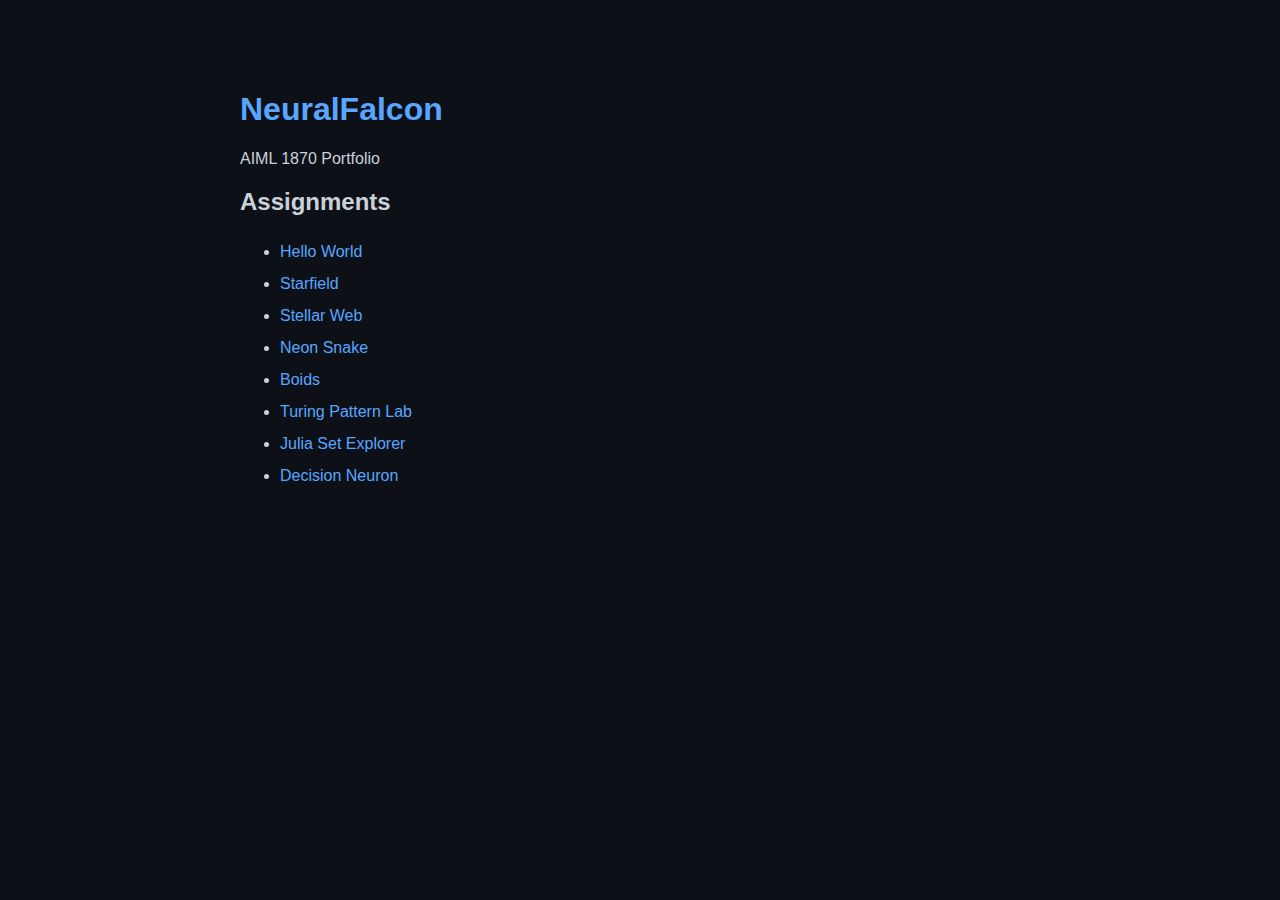
<file: index.html>
<!-- NeuralFalcon Portfolio -->
<!DOCTYPE html>
<html lang="en">
<head>
    <meta charset="UTF-8">
    <meta name="viewport" content="width=device-width, initial-scale=1.0">
    <title>NeuralFalcon - AIML 1870 Portfolio</title>
    <style>
        body {
            font-family: -apple-system, BlinkMacSystemFont, 'Segoe UI', Roboto, sans-serif;
            max-width: 800px;
            margin: 50px auto;
            padding: 20px;
            background: #0d1117;
            color: #c9d1d9;
        }
        h1 { color: #58a6ff; }
        a { color: #58a6ff; text-decoration: none; }
        a:hover { text-decoration: underline; }
        ul { line-height: 2; }
    </style>
</head>
<body>
    <h1>NeuralFalcon</h1>
    <p>AIML 1870 Portfolio</p>
    <h2>Assignments</h2>
    <ul>
        <li><a href="hello-world/">Hello World</a></li>
        <li><a href="starfield/">Starfield</a></li>
        <li><a href="stellar-web/">Stellar Web</a></li>
        <li><a href="snake/">Neon Snake</a></li>
        <li><a href="boids/">Boids</a></li>
        <li><a href="Turing-Pattern-Lab/">Turing Pattern Lab</a></li>
        <li><a href="Julia-Set-Explorer/">Julia Set Explorer</a></li>
        <li><a href="Decision-Neuron/">Decision Neuron</a></li>
    </ul>
</body>
</html>
</file>
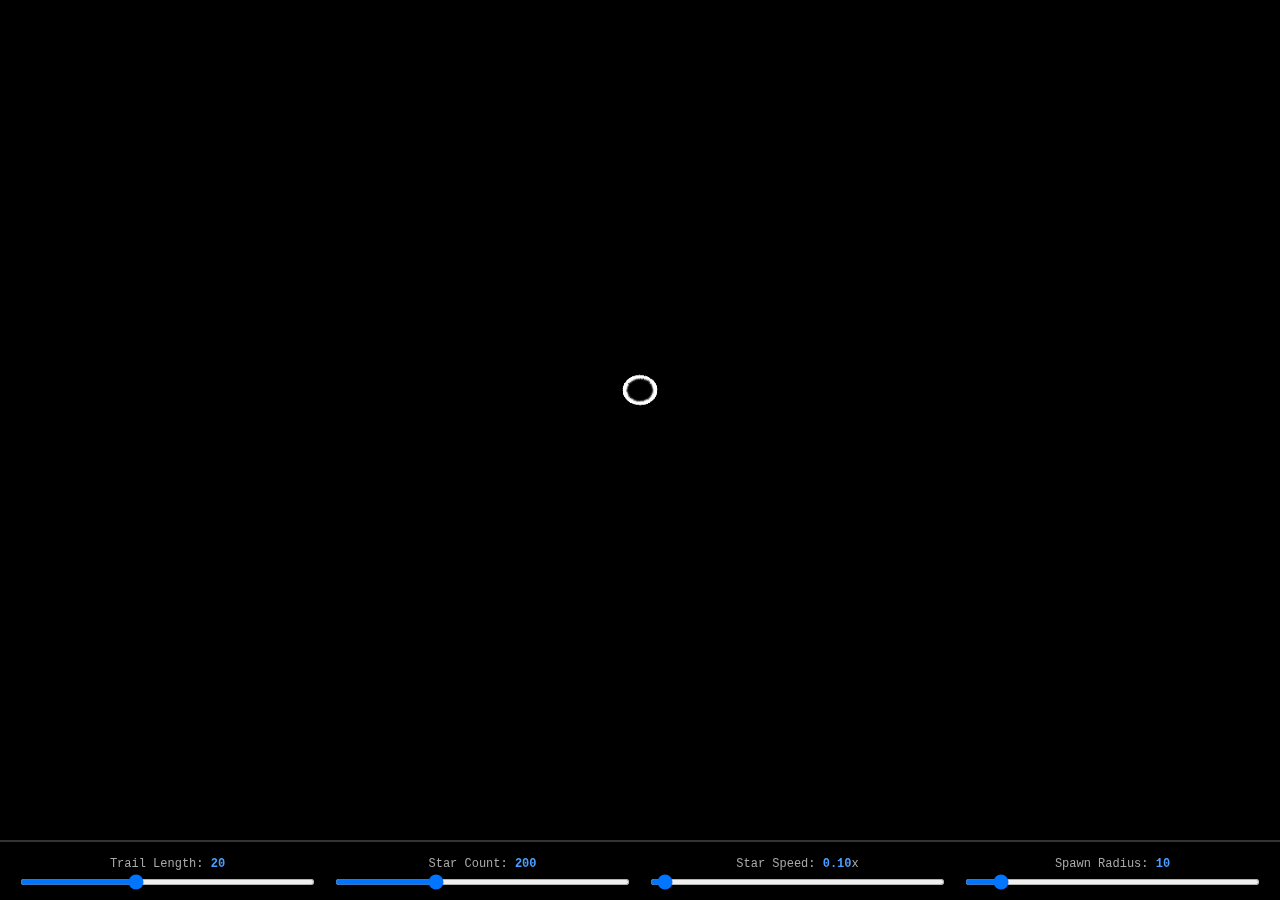
<file: assignment-2/index.html>
<!DOCTYPE html>
<html lang="en">
<head>
    <meta charset="UTF-8">
    <meta name="viewport" content="width=device-width, initial-scale=1.0">
    <title>Starfield Particle System</title>
    <style>
        * {
            margin: 0;
            padding: 0;
            box-sizing: border-box;
        }

        body {
            background: #000;
            overflow: hidden;
            font-family: 'Courier New', monospace;
            color: white;
            display: flex;
            flex-direction: column;
        }

        #canvas {
            display: block;
            width: 100vw;
            height: calc(100vh - 120px);
        }

        .controls {
            position: fixed;
            bottom: 0;
            left: 0;
            right: 0;
            background: rgba(0, 0, 0, 0.95);
            padding: 15px 20px;
            border-top: 2px solid #333;
            display: flex;
            justify-content: space-around;
            align-items: center;
            gap: 20px;
            z-index: 10;
        }

        .control-group {
            display: flex;
            flex-direction: column;
            align-items: center;
            flex: 1;
            min-width: 150px;
        }

        label {
            display: block;
            margin-bottom: 8px;
            font-size: 12px;
            color: #aaa;
            text-align: center;
            white-space: nowrap;
        }

        .value-display {
            color: #4a9eff;
            font-weight: bold;
        }

        input[type="range"] {
            width: 100%;
            height: 6px;
            background: #333;
            outline: none;
            border-radius: 3px;
            cursor: pointer;
        }

        input[type="range"]::-webkit-slider-thumb {
            -webkit-appearance: none;
            appearance: none;
            width: 16px;
            height: 16px;
            background: #4a9eff;
            border-radius: 50%;
            cursor: pointer;
        }

        input[type="range"]::-moz-range-thumb {
            width: 16px;
            height: 16px;
            background: #4a9eff;
            border-radius: 50%;
            cursor: pointer;
            border: none;
        }
    </style>
</head>
<body>
    <canvas id="canvas"></canvas>

    <div class="controls">
        <div class="control-group">
            <label>Trail Length: <span class="value-display" id="trailValue">20</span></label>
            <input type="range" id="trailLength" min="1" max="50" value="20">
        </div>

        <div class="control-group">
            <label>Star Count: <span class="value-display" id="countValue">200</span></label>
            <input type="range" id="starCount" min="50" max="500" value="200">
        </div>

        <div class="control-group">
            <label>Star Speed: <span class="value-display" id="speedValue">0.10</span>x</label>
            <input type="range" id="starSpeed" min="5" max="200" value="10">
        </div>

        <div class="control-group">
            <label>Spawn Radius: <span class="value-display" id="radiusValue">10</span></label>
            <input type="range" id="spawnRadius" min="0" max="100" value="10">
        </div>
    </div>

    <script>
        const canvas = document.getElementById('canvas');
        const ctx = canvas.getContext('2d');

        // Set canvas size
        canvas.width = window.innerWidth;
        canvas.height = window.innerHeight;

        // Animation parameters
        let trailLength = 20;
        let starCount = 200;
        let starSpeed = 0.10;
        let spawnRadius = 10;

        // Center point
        let centerX = canvas.width / 2;
        let centerY = canvas.height / 2;

        // Star class
        class Star {
            constructor() {
                this.reset();
            }

            reset() {
                // Random angle for direction
                const angle = Math.random() * Math.PI * 2;

                // Spawn at center with spawn radius offset
                this.x = centerX + Math.cos(angle) * spawnRadius;
                this.y = centerY + Math.sin(angle) * spawnRadius;

                // Velocity based on angle and speed
                this.vx = Math.cos(angle) * starSpeed;
                this.vy = Math.sin(angle) * starSpeed;

                // Trail history
                this.trail = [];
            }

            update() {
                // Store current position in trail
                this.trail.push({ x: this.x, y: this.y });

                // Limit trail length
                if (this.trail.length > trailLength) {
                    this.trail.shift();
                }

                // Update position
                this.x += this.vx;
                this.y += this.vy;

                // Accelerate slightly for effect
                this.vx *= 1.01;
                this.vy *= 1.01;

                // Reset if off screen
                if (this.x < 0 || this.x > canvas.width ||
                    this.y < 0 || this.y > canvas.height) {
                    this.reset();
                }
            }

            draw() {
                // Draw trail
                if (this.trail.length > 1) {
                    for (let i = 0; i < this.trail.length - 1; i++) {
                        const alpha = i / this.trail.length;
                        ctx.strokeStyle = `rgba(255, 255, 255, ${alpha})`;
                        ctx.lineWidth = 1;
                        ctx.beginPath();
                        ctx.moveTo(this.trail[i].x, this.trail[i].y);
                        ctx.lineTo(this.trail[i + 1].x, this.trail[i + 1].y);
                        ctx.stroke();
                    }
                }

                // Draw star head
                ctx.fillStyle = 'white';
                ctx.beginPath();
                ctx.arc(this.x, this.y, 1.5, 0, Math.PI * 2);
                ctx.fill();
            }
        }

        // Create stars array
        let stars = [];
        for (let i = 0; i < starCount; i++) {
            stars.push(new Star());
        }

        // Animation loop
        function animate() {
            // Fade effect instead of clear for smoother trails
            ctx.fillStyle = 'rgba(0, 0, 0, 0.2)';
            ctx.fillRect(0, 0, canvas.width, canvas.height);

            // Update and draw stars
            stars.forEach(star => {
                star.update();
                star.draw();
            });

            requestAnimationFrame(animate);
        }

        // Start animation
        animate();

        // Slider controls
        document.getElementById('trailLength').addEventListener('input', (e) => {
            trailLength = parseInt(e.target.value);
            document.getElementById('trailValue').textContent = trailLength;
        });

        document.getElementById('starCount').addEventListener('input', (e) => {
            const newCount = parseInt(e.target.value);
            document.getElementById('countValue').textContent = newCount;

            // Add or remove stars
            if (newCount > stars.length) {
                for (let i = stars.length; i < newCount; i++) {
                    stars.push(new Star());
                }
            } else {
                stars = stars.slice(0, newCount);
            }
        });

        document.getElementById('starSpeed').addEventListener('input', (e) => {
            starSpeed = parseInt(e.target.value) / 100;
            document.getElementById('speedValue').textContent = starSpeed.toFixed(2);

            // Update existing stars' speed
            stars.forEach(star => {
                const angle = Math.atan2(star.vy, star.vx);
                const currentSpeed = Math.sqrt(star.vx * star.vx + star.vy * star.vy);
                const speedRatio = starSpeed / currentSpeed;
                star.vx *= speedRatio;
                star.vy *= speedRatio;
            });
        });

        document.getElementById('spawnRadius').addEventListener('input', (e) => {
            spawnRadius = parseInt(e.target.value);
            document.getElementById('radiusValue').textContent = spawnRadius;
        });

        // Handle window resize
        window.addEventListener('resize', () => {
            canvas.width = window.innerWidth;
            canvas.height = window.innerHeight;
            centerX = canvas.width / 2;
            centerY = canvas.height / 2;
        });
    </script>
</body>
</html>
</file>
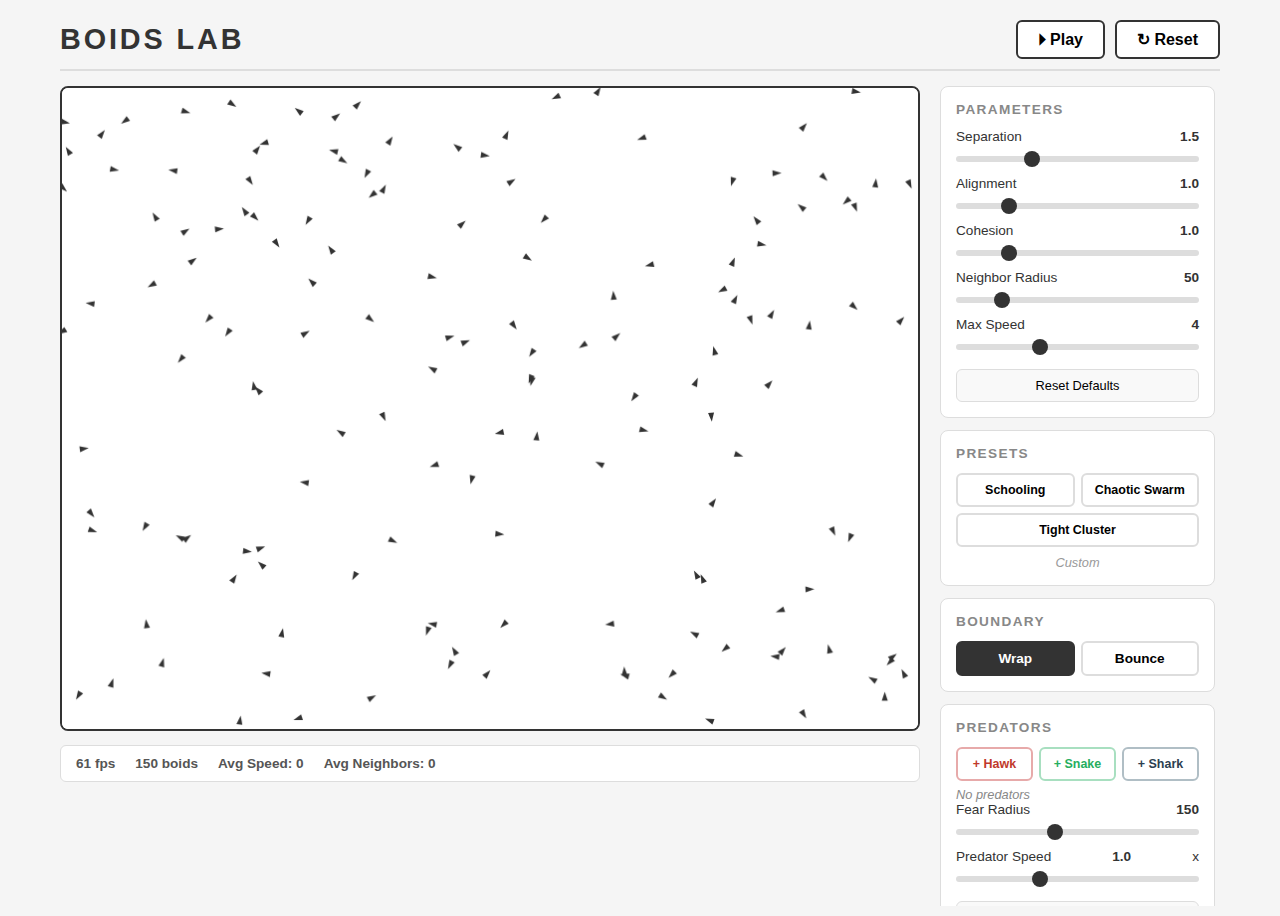
<file: boids-lab/index.html>
<!DOCTYPE html>
<html lang="en">
<head>
    <meta charset="UTF-8">
    <meta name="viewport" content="width=device-width, initial-scale=1.0">
    <title>Boids Lab</title>
    <link rel="stylesheet" href="style.css">
</head>
<body>
    <div class="app">
        <header>
            <h1>BOIDS LAB</h1>
            <div class="header-controls">
                <button id="pause-btn" title="Space to toggle">⏵ Play</button>
                <button id="reset-btn">↻ Reset</button>
            </div>
        </header>

        <div class="main-layout">
            <div class="canvas-area">
                <canvas id="canvas"></canvas>
                <div class="metrics-bar">
                    <span id="fps-display">60 fps</span>
                    <span id="boid-count-display">150 boids</span>
                    <span id="avg-speed-display">Avg Speed: 0.0</span>
                    <span id="avg-neighbors-display">Avg Neighbors: 0.0</span>
                </div>
            </div>

            <div class="controls-panel">
                <!-- Parameters -->
                <section class="control-section">
                    <h2>Parameters</h2>
                    <div class="slider-group">
                        <label title="How strongly boids avoid crowding nearby flockmates">
                            Separation <span id="sep-val">1.5</span>
                        </label>
                        <input type="range" id="separation" min="0" max="5" step="0.1" value="1.5">
                    </div>
                    <div class="slider-group">
                        <label title="How strongly boids steer toward average heading of neighbors">
                            Alignment <span id="ali-val">1.0</span>
                        </label>
                        <input type="range" id="alignment" min="0" max="5" step="0.1" value="1.0">
                    </div>
                    <div class="slider-group">
                        <label title="How strongly boids steer toward average position of neighbors">
                            Cohesion <span id="coh-val">1.0</span>
                        </label>
                        <input type="range" id="cohesion" min="0" max="5" step="0.1" value="1.0">
                    </div>
                    <div class="slider-group">
                        <label title="Distance within which other boids are considered neighbors">
                            Neighbor Radius <span id="rad-val">50</span>
                        </label>
                        <input type="range" id="neighborRadius" min="20" max="200" step="1" value="50">
                    </div>
                    <div class="slider-group">
                        <label title="Maximum velocity magnitude">
                            Max Speed <span id="spd-val">4</span>
                        </label>
                        <input type="range" id="maxSpeed" min="1" max="10" step="0.5" value="4">
                    </div>
                    <button id="reset-params-btn" class="small-btn">Reset Defaults</button>
                </section>

                <!-- Presets -->
                <section class="control-section">
                    <h2>Presets</h2>
                    <div class="preset-buttons">
                        <button class="preset-btn" data-preset="schooling">Schooling</button>
                        <button class="preset-btn" data-preset="chaotic">Chaotic Swarm</button>
                        <button class="preset-btn" data-preset="tight">Tight Cluster</button>
                    </div>
                    <div id="preset-label" class="preset-label">Custom</div>
                </section>

                <!-- Boundary -->
                <section class="control-section">
                    <h2>Boundary</h2>
                    <div class="toggle-row">
                        <button id="wrap-btn" class="toggle-btn active">Wrap</button>
                        <button id="bounce-btn" class="toggle-btn">Bounce</button>
                    </div>
                </section>

                <!-- Predators -->
                <section class="control-section">
                    <h2>Predators</h2>
                    <div class="predator-buttons">
                        <button class="add-predator-btn" data-type="hawk">+ Hawk</button>
                        <button class="add-predator-btn" data-type="snake">+ Snake</button>
                        <button class="add-predator-btn" data-type="shark">+ Shark</button>
                    </div>
                    <div id="predator-count" class="info-text">No predators</div>
                    <div class="slider-group">
                        <label title="How far away boids detect predators">
                            Fear Radius <span id="fear-val">150</span>
                        </label>
                        <input type="range" id="fearRadius" min="50" max="300" step="5" value="150">
                    </div>
                    <div class="slider-group">
                        <label title="Predator speed multiplier">
                            Predator Speed <span id="pred-spd-val">1.0</span>x
                        </label>
                        <input type="range" id="predatorSpeed" min="0.5" max="2" step="0.1" value="1.0">
                    </div>
                    <button id="clear-predators-btn" class="small-btn">Clear All Predators</button>
                </section>

                <!-- Perception -->
                <section class="control-section">
                    <h2>Perception</h2>
                    <div class="check-row">
                        <label><input type="checkbox" id="use-fov"> Enable FOV</label>
                    </div>
                    <div class="slider-group">
                        <label>
                            Field of View <span id="fov-val">270</span>°
                        </label>
                        <input type="range" id="fov" min="90" max="300" step="10" value="270">
                    </div>
                    <div class="check-row">
                        <label><input type="checkbox" id="show-vision"> Show Vision Cone</label>
                    </div>
                    <div id="fov-info" class="info-text hidden">Boids see 100% of neighbors</div>
                </section>

                <!-- Visuals -->
                <section class="control-section">
                    <h2>Visuals</h2>
                    <div class="check-row">
                        <label><input type="checkbox" id="show-trails"> Enable Trails</label>
                    </div>
                    <div class="slider-group">
                        <label>Trail Length <span id="trail-len-val">20</span></label>
                        <input type="range" id="trailLength" min="5" max="50" step="1" value="20">
                    </div>
                    <div class="slider-group">
                        <label>Trail Opacity <span id="trail-opa-val">40</span>%</label>
                        <input type="range" id="trailOpacity" min="10" max="80" step="5" value="40">
                    </div>
                    <div class="theme-buttons">
                        <button class="theme-btn active" data-theme="minimal">Minimal</button>
                        <button class="theme-btn" data-theme="neon">Neon</button>
                        <button class="theme-btn" data-theme="nature">Nature</button>
                    </div>
                </section>
            </div>
        </div>
    </div>

    <script src="boids.js"></script>
</body>
</html>
</file>
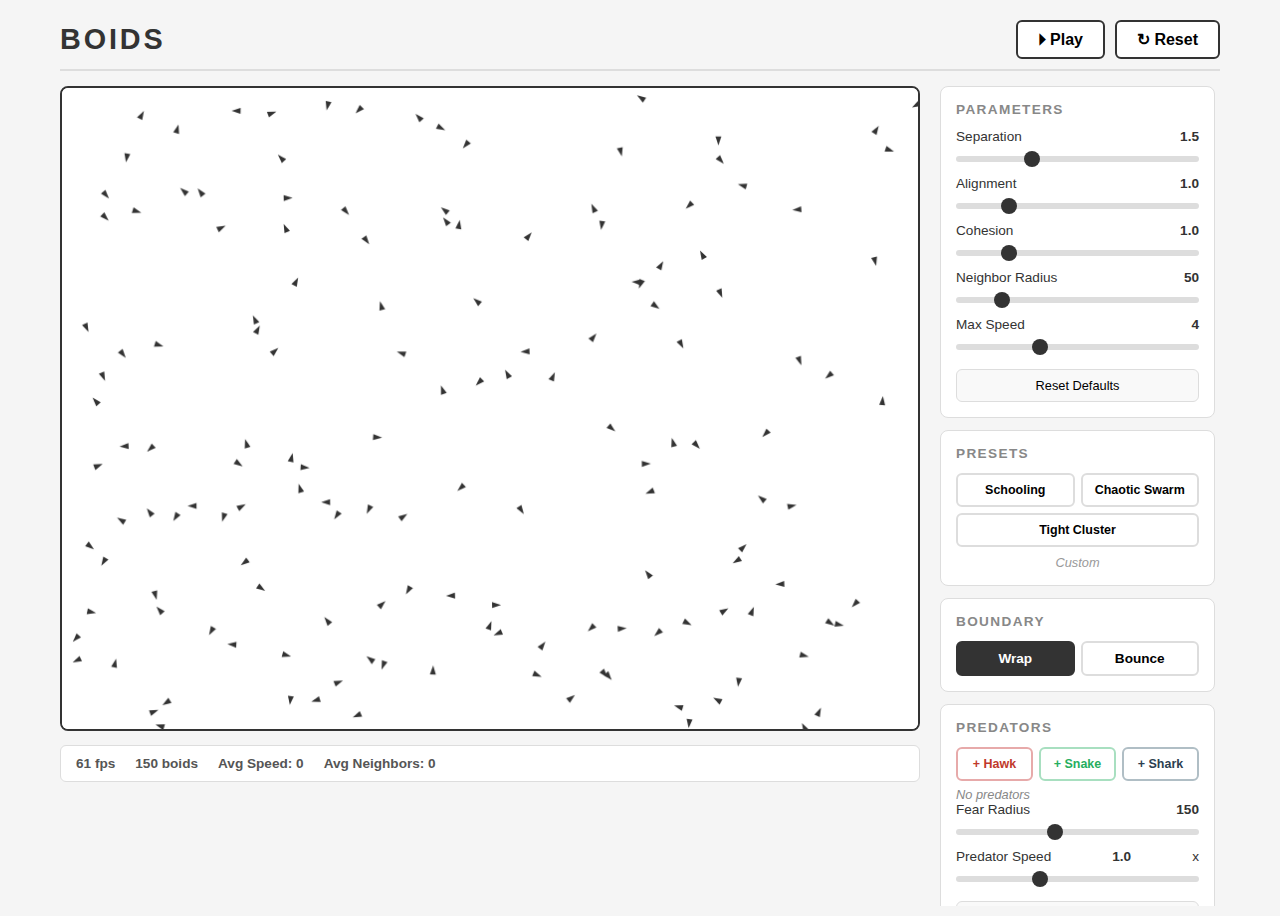
<file: boids/index.html>
<!DOCTYPE html>
<html lang="en">
<head>
    <meta charset="UTF-8">
    <meta name="viewport" content="width=device-width, initial-scale=1.0">
    <title>Boids</title>
    <link rel="stylesheet" href="style.css">
</head>
<body>
    <div class="app">
        <header>
            <h1>BOIDS</h1>
            <div class="header-controls">
                <button id="pause-btn" title="Space to toggle">⏵ Play</button>
                <button id="reset-btn">↻ Reset</button>
            </div>
        </header>

        <div class="main-layout">
            <div class="canvas-area">
                <canvas id="canvas"></canvas>
                <div class="metrics-bar">
                    <span id="fps-display">60 fps</span>
                    <span id="boid-count-display">150 boids</span>
                    <span id="avg-speed-display">Avg Speed: 0.0</span>
                    <span id="avg-neighbors-display">Avg Neighbors: 0.0</span>
                </div>
            </div>

            <div class="controls-panel">
                <!-- Parameters -->
                <section class="control-section">
                    <h2>Parameters</h2>
                    <div class="slider-group">
                        <label title="How strongly boids avoid crowding nearby flockmates">
                            Separation <span id="sep-val">1.5</span>
                        </label>
                        <input type="range" id="separation" min="0" max="5" step="0.1" value="1.5">
                    </div>
                    <div class="slider-group">
                        <label title="How strongly boids steer toward average heading of neighbors">
                            Alignment <span id="ali-val">1.0</span>
                        </label>
                        <input type="range" id="alignment" min="0" max="5" step="0.1" value="1.0">
                    </div>
                    <div class="slider-group">
                        <label title="How strongly boids steer toward average position of neighbors">
                            Cohesion <span id="coh-val">1.0</span>
                        </label>
                        <input type="range" id="cohesion" min="0" max="5" step="0.1" value="1.0">
                    </div>
                    <div class="slider-group">
                        <label title="Distance within which other boids are considered neighbors">
                            Neighbor Radius <span id="rad-val">50</span>
                        </label>
                        <input type="range" id="neighborRadius" min="20" max="200" step="1" value="50">
                    </div>
                    <div class="slider-group">
                        <label title="Maximum velocity magnitude">
                            Max Speed <span id="spd-val">4</span>
                        </label>
                        <input type="range" id="maxSpeed" min="1" max="10" step="0.5" value="4">
                    </div>
                    <button id="reset-params-btn" class="small-btn">Reset Defaults</button>
                </section>

                <!-- Presets -->
                <section class="control-section">
                    <h2>Presets</h2>
                    <div class="preset-buttons">
                        <button class="preset-btn" data-preset="schooling">Schooling</button>
                        <button class="preset-btn" data-preset="chaotic">Chaotic Swarm</button>
                        <button class="preset-btn" data-preset="tight">Tight Cluster</button>
                    </div>
                    <div id="preset-label" class="preset-label">Custom</div>
                </section>

                <!-- Boundary -->
                <section class="control-section">
                    <h2>Boundary</h2>
                    <div class="toggle-row">
                        <button id="wrap-btn" class="toggle-btn active">Wrap</button>
                        <button id="bounce-btn" class="toggle-btn">Bounce</button>
                    </div>
                </section>

                <!-- Predators -->
                <section class="control-section">
                    <h2>Predators</h2>
                    <div class="predator-buttons">
                        <button class="add-predator-btn" data-type="hawk">+ Hawk</button>
                        <button class="add-predator-btn" data-type="snake">+ Snake</button>
                        <button class="add-predator-btn" data-type="shark">+ Shark</button>
                    </div>
                    <div id="predator-count" class="info-text">No predators</div>
                    <div class="slider-group">
                        <label title="How far away boids detect predators">
                            Fear Radius <span id="fear-val">150</span>
                        </label>
                        <input type="range" id="fearRadius" min="50" max="300" step="5" value="150">
                    </div>
                    <div class="slider-group">
                        <label title="Predator speed multiplier">
                            Predator Speed <span id="pred-spd-val">1.0</span>x
                        </label>
                        <input type="range" id="predatorSpeed" min="0.5" max="2" step="0.1" value="1.0">
                    </div>
                    <button id="clear-predators-btn" class="small-btn">Clear All Predators</button>
                </section>

                <!-- Perception -->
                <section class="control-section">
                    <h2>Perception</h2>
                    <div class="check-row">
                        <label><input type="checkbox" id="use-fov"> Enable FOV</label>
                    </div>
                    <div class="slider-group">
                        <label>
                            Field of View <span id="fov-val">270</span>°
                        </label>
                        <input type="range" id="fov" min="90" max="300" step="10" value="270">
                    </div>
                    <div class="check-row">
                        <label><input type="checkbox" id="show-vision"> Show Vision Cone</label>
                    </div>
                    <div id="fov-info" class="info-text hidden">Boids see 100% of neighbors</div>
                </section>

                <!-- Visuals -->
                <section class="control-section">
                    <h2>Visuals</h2>
                    <div class="check-row">
                        <label><input type="checkbox" id="show-trails"> Enable Trails</label>
                    </div>
                    <div class="slider-group">
                        <label>Trail Length <span id="trail-len-val">20</span></label>
                        <input type="range" id="trailLength" min="5" max="50" step="1" value="20">
                    </div>
                    <div class="slider-group">
                        <label>Trail Opacity <span id="trail-opa-val">40</span>%</label>
                        <input type="range" id="trailOpacity" min="10" max="80" step="5" value="40">
                    </div>
                    <div class="theme-buttons">
                        <button class="theme-btn active" data-theme="minimal">Minimal</button>
                        <button class="theme-btn" data-theme="neon">Neon</button>
                        <button class="theme-btn" data-theme="nature">Nature</button>
                    </div>
                </section>
            </div>
        </div>
    </div>

    <script src="boids.js"></script>
</body>
</html>
</file>
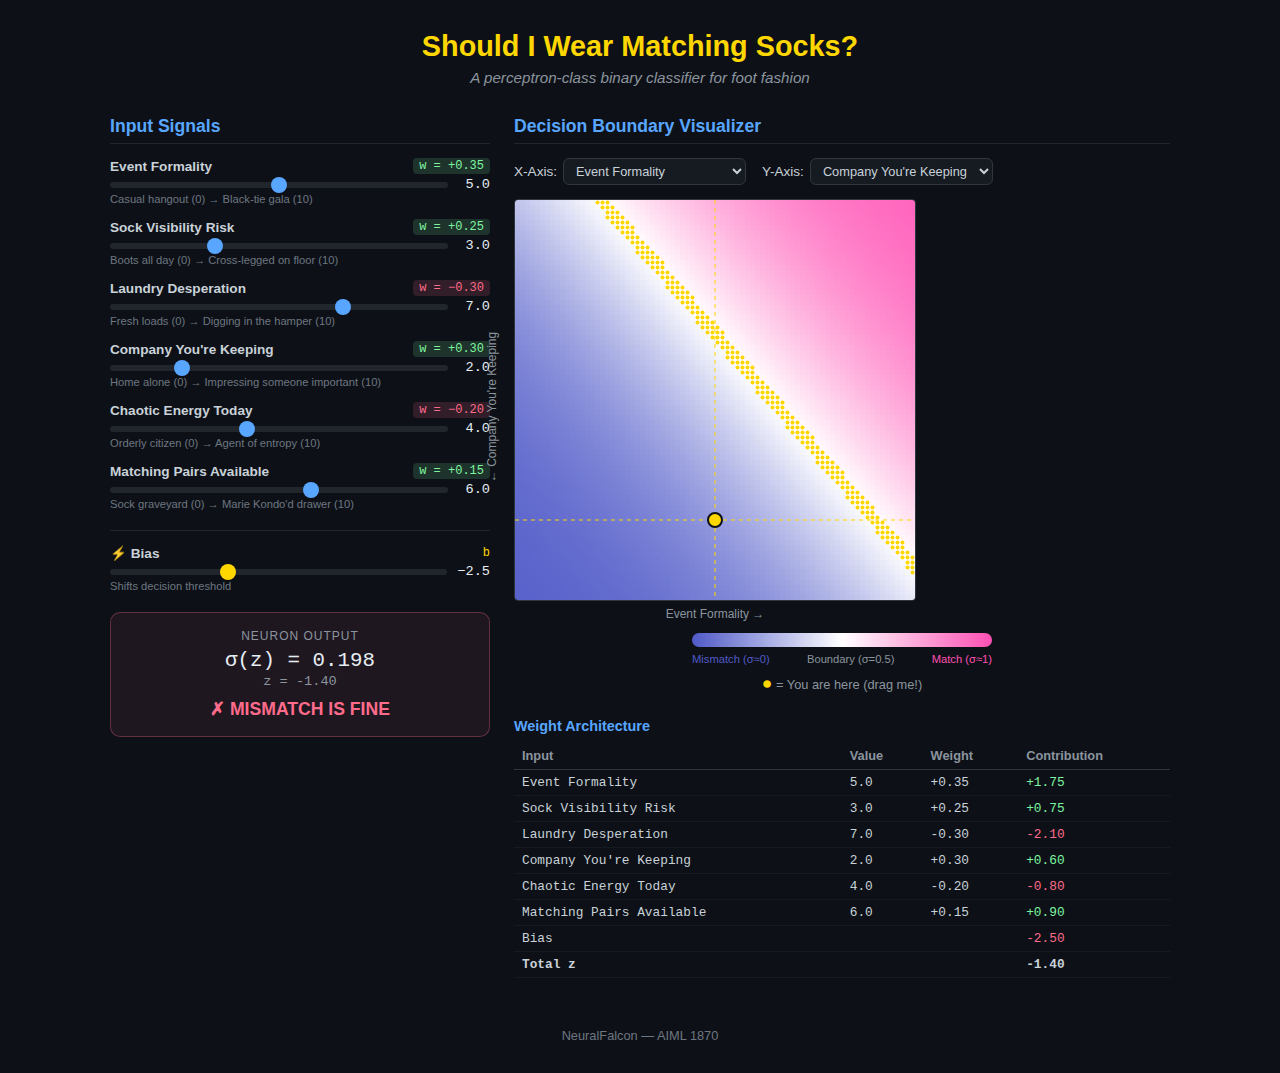
<file: Decision-Neuron/index.html>
<!DOCTYPE html>
<html lang="en">
<head>
    <meta charset="UTF-8">
    <meta name="viewport" content="width=device-width, initial-scale=1.0">
    <title>Decision Neuron — Should I Wear Matching Socks?</title>
    <link rel="stylesheet" href="style.css">
</head>
<body>
    <header>
        <h1>Should I Wear Matching Socks?</h1>
        <p class="subtitle">A perceptron-class binary classifier for foot fashion</p>
    </header>

    <main>
        <section class="controls-panel">
            <h2>Input Signals</h2>

            <div class="slider-group">
                <label>
                    <span class="input-name">Event Formality</span>
                    <span class="weight positive">w = +0.35</span>
                </label>
                <div class="slider-row">
                    <input type="range" id="slider-0" min="0" max="10" step="0.1" value="5">
                    <span class="slider-value" id="val-0">5.0</span>
                </div>
                <div class="slider-desc">Casual hangout (0) → Black-tie gala (10)</div>
            </div>

            <div class="slider-group">
                <label>
                    <span class="input-name">Sock Visibility Risk</span>
                    <span class="weight positive">w = +0.25</span>
                </label>
                <div class="slider-row">
                    <input type="range" id="slider-1" min="0" max="10" step="0.1" value="3">
                    <span class="slider-value" id="val-1">3.0</span>
                </div>
                <div class="slider-desc">Boots all day (0) → Cross-legged on floor (10)</div>
            </div>

            <div class="slider-group">
                <label>
                    <span class="input-name">Laundry Desperation</span>
                    <span class="weight negative">w = −0.30</span>
                </label>
                <div class="slider-row">
                    <input type="range" id="slider-2" min="0" max="10" step="0.1" value="7">
                    <span class="slider-value" id="val-2">7.0</span>
                </div>
                <div class="slider-desc">Fresh loads (0) → Digging in the hamper (10)</div>
            </div>

            <div class="slider-group">
                <label>
                    <span class="input-name">Company You're Keeping</span>
                    <span class="weight positive">w = +0.30</span>
                </label>
                <div class="slider-row">
                    <input type="range" id="slider-3" min="0" max="10" step="0.1" value="2">
                    <span class="slider-value" id="val-3">2.0</span>
                </div>
                <div class="slider-desc">Home alone (0) → Impressing someone important (10)</div>
            </div>

            <div class="slider-group">
                <label>
                    <span class="input-name">Chaotic Energy Today</span>
                    <span class="weight negative">w = −0.20</span>
                </label>
                <div class="slider-row">
                    <input type="range" id="slider-4" min="0" max="10" step="0.1" value="4">
                    <span class="slider-value" id="val-4">4.0</span>
                </div>
                <div class="slider-desc">Orderly citizen (0) → Agent of entropy (10)</div>
            </div>

            <div class="slider-group">
                <label>
                    <span class="input-name">Matching Pairs Available</span>
                    <span class="weight positive">w = +0.15</span>
                </label>
                <div class="slider-row">
                    <input type="range" id="slider-5" min="0" max="10" step="0.1" value="6">
                    <span class="slider-value" id="val-5">6.0</span>
                </div>
                <div class="slider-desc">Sock graveyard (0) → Marie Kondo'd drawer (10)</div>
            </div>

            <div class="slider-group bias-slider">
                <label>
                    <span class="input-name">⚡ Bias</span>
                    <span class="weight-info">b</span>
                </label>
                <div class="slider-row">
                    <input type="range" id="bias-slider" min="-8" max="8" step="0.1" value="-2.5">
                    <span class="slider-value" id="bias-val">−2.5</span>
                </div>
                <div class="slider-desc">Shifts decision threshold</div>
            </div>

            <div class="output-box" id="output-box">
                <div class="output-label">Neuron Output</div>
                <div class="output-value">σ(z) = <span id="output-sigma">0.198</span></div>
                <div class="output-z">z = <span id="output-z">-1.40</span></div>
                <div class="decision" id="decision">✗ MISMATCH IS FINE</div>
            </div>
        </section>

        <section class="visualizer-panel">
            <h2>Decision Boundary Visualizer</h2>

            <div class="axis-selectors">
                <label>
                    X-Axis:
                    <select id="axis-x">
                        <option value="0" selected>Event Formality</option>
                        <option value="1">Sock Visibility Risk</option>
                        <option value="2">Laundry Desperation</option>
                        <option value="3">Company You're Keeping</option>
                        <option value="4">Chaotic Energy Today</option>
                        <option value="5">Matching Pairs Available</option>
                    </select>
                </label>
                <label>
                    Y-Axis:
                    <select id="axis-y">
                        <option value="0">Event Formality</option>
                        <option value="1">Sock Visibility Risk</option>
                        <option value="2">Laundry Desperation</option>
                        <option value="3" selected>Company You're Keeping</option>
                        <option value="4">Chaotic Energy Today</option>
                        <option value="5">Matching Pairs Available</option>
                    </select>
                </label>
            </div>

            <div class="heatmap-container">
                <canvas id="heatmap" width="400" height="400"></canvas>
                <div class="axis-label x-label" id="x-label">Event Formality →</div>
                <div class="axis-label y-label" id="y-label">← Company You're Keeping</div>
            </div>

            <div class="legend">
                <div class="legend-bar"></div>
                <div class="legend-labels">
                    <span class="mismatch-label">Mismatch (σ≈0)</span>
                    <span>Boundary (σ=0.5)</span>
                    <span class="match-label">Match (σ≈1)</span>
                </div>
                <p class="legend-note"><span class="gold-dot">●</span> = You are here (drag me!)</p>
            </div>

            <div class="weight-table">
                <h3>Weight Architecture</h3>
                <table>
                    <thead>
                        <tr>
                            <th>Input</th>
                            <th>Value</th>
                            <th>Weight</th>
                            <th>Contribution</th>
                        </tr>
                    </thead>
                    <tbody id="weight-table-body">
                    </tbody>
                </table>
            </div>
        </section>
    </main>

    <footer>
        <p>NeuralFalcon — AIML 1870</p>
    </footer>

    <script src="neuron.js"></script>
</body>
</html>
</file>
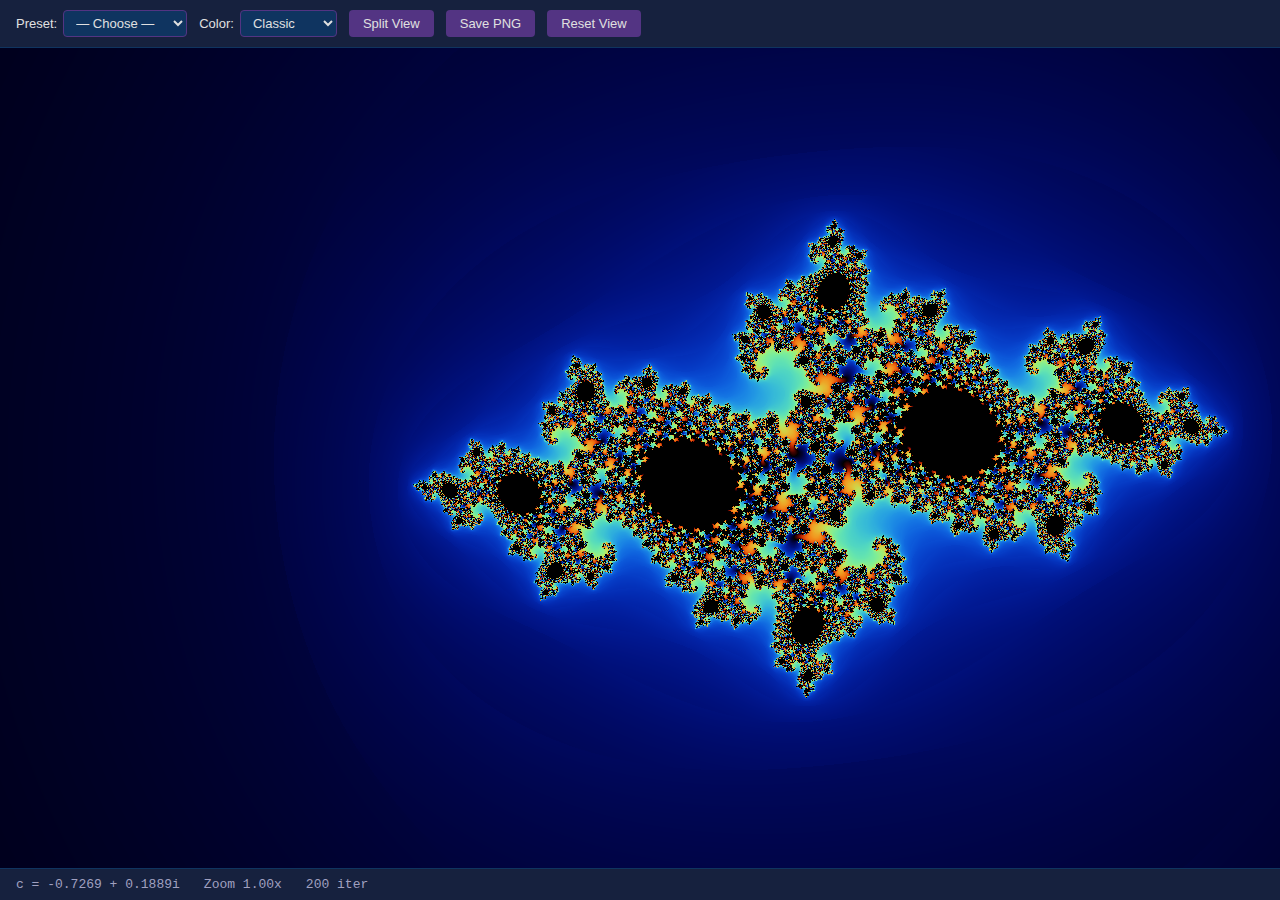
<file: Julia-Set-Explorer/index.html>
<!DOCTYPE html>
<html lang="en">
<head>
    <meta charset="UTF-8">
    <meta name="viewport" content="width=device-width, initial-scale=1.0">
    <title>Julia Set Explorer</title>
    <link rel="stylesheet" href="style.css">
</head>
<body>
    <div id="toolbar">
        <div class="toolbar-group">
            <label>Preset:
                <select id="preset-select">
                    <option value="">— Choose —</option>
                    <option value="dendrite">Dendrite</option>
                    <option value="rabbit">Douady Rabbit</option>
                    <option value="sanmarco">San Marco</option>
                    <option value="spiral">Spiral</option>
                    <option value="lightning">Lightning</option>
                </select>
            </label>
            <label>Color:
                <select id="color-select">
                    <option value="classic">Classic</option>
                    <option value="fire">Fire</option>
                    <option value="ocean">Ocean</option>
                    <option value="neon">Neon</option>
                    <option value="grayscale">Grayscale</option>
                    <option value="rainbow">Rainbow</option>
                </select>
            </label>
            <button id="split-btn">Split View</button>
            <button id="save-btn">Save PNG</button>
            <button id="reset-btn">Reset View</button>
        </div>
    </div>

    <div id="main">
        <div id="canvas-wrap">
            <canvas id="julia-canvas"></canvas>
            <canvas id="mandelbrot-canvas" class="hidden"></canvas>
        </div>
        <div id="controls">
            <h3>Controls</h3>
            <label>c Real: <span id="c-real-val">-0.7269</span>
                <input type="range" id="c-real" min="-2" max="2" step="0.001" value="-0.7269">
            </label>
            <label>c Imaginary: <span id="c-imag-val">0.1889</span>
                <input type="range" id="c-imag" min="-2" max="2" step="0.001" value="0.1889">
            </label>
            <label>Max Iterations: <span id="iter-val">200</span>
                <input type="range" id="max-iter" min="50" max="1000" step="10" value="200">
            </label>
            <div class="info">
                <div id="zoom-info">Zoom: 1.00x</div>
            </div>
        </div>
    </div>

    <div id="status-bar">
        <span id="status-c">c = -0.7269 + 0.1889i</span>
        <span id="status-zoom">Zoom 1.00x</span>
        <span id="status-iter">200 iter</span>
    </div>

    <script src="julia.js"></script>
</body>
</html>
</file>
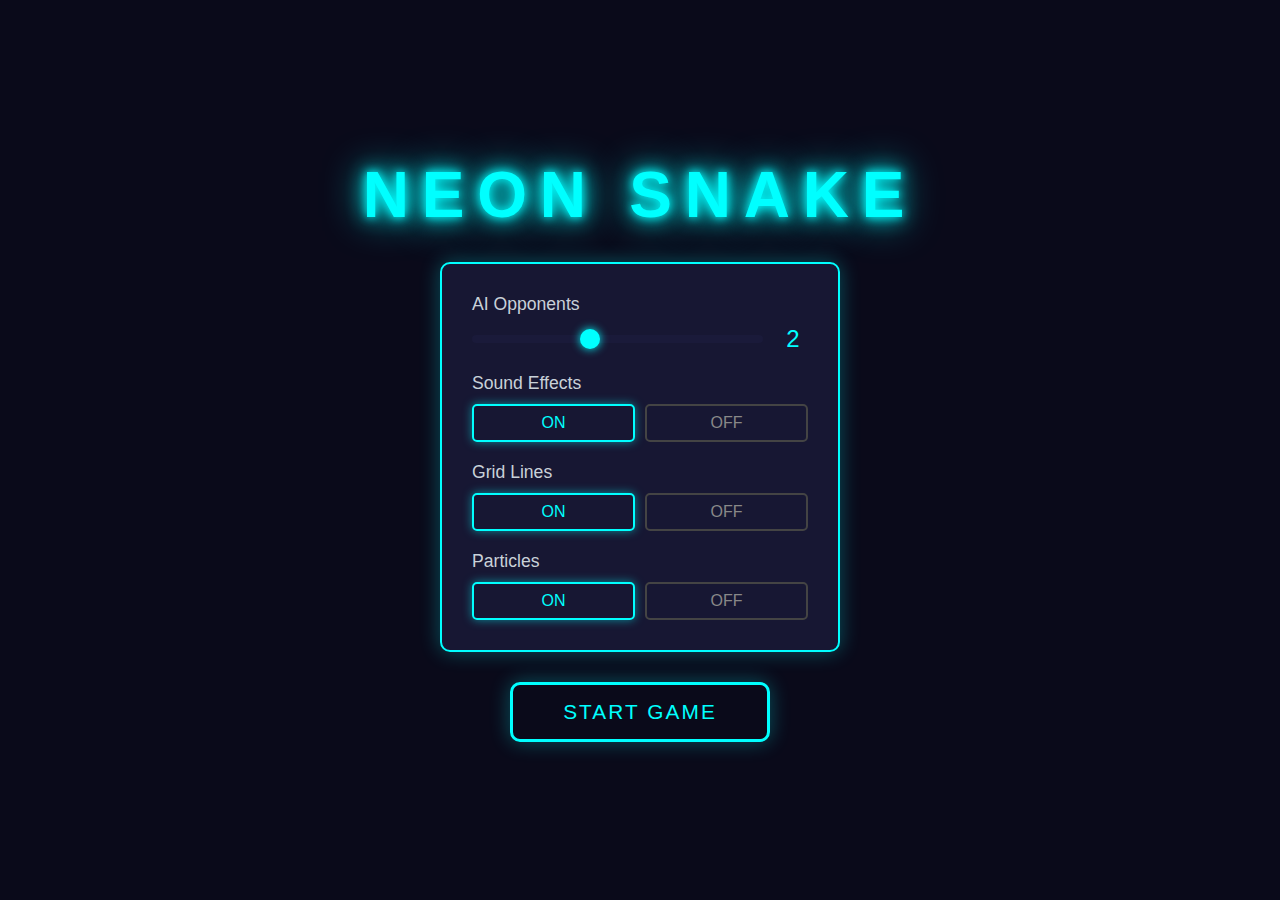
<file: snake/index.html>
<!DOCTYPE html>
<html lang="en">
<head>
    <meta charset="UTF-8">
    <meta name="viewport" content="width=device-width, initial-scale=1.0">
    <title>Neon Snake</title>
    <link rel="stylesheet" href="style.css">
</head>
<body>
    <div class="game-container">
        <!-- Menu Screen -->
        <div id="menu-screen" class="screen">
            <h1 class="title">NEON SNAKE</h1>
            <div class="settings-panel">
                <div class="setting">
                    <label>AI Opponents</label>
                    <div class="slider-container">
                        <input type="range" id="ai-slider" min="0" max="5" value="2">
                        <span id="ai-count">2</span>
                    </div>
                </div>
                <div class="setting">
                    <label>Sound Effects</label>
                    <div class="toggle-group">
                        <button class="toggle active" data-setting="sound" data-value="on">ON</button>
                        <button class="toggle" data-setting="sound" data-value="off">OFF</button>
                    </div>
                </div>
                <div class="setting">
                    <label>Grid Lines</label>
                    <div class="toggle-group">
                        <button class="toggle active" data-setting="grid" data-value="on">ON</button>
                        <button class="toggle" data-setting="grid" data-value="off">OFF</button>
                    </div>
                </div>
                <div class="setting">
                    <label>Particles</label>
                    <div class="toggle-group">
                        <button class="toggle active" data-setting="particles" data-value="on">ON</button>
                        <button class="toggle" data-setting="particles" data-value="off">OFF</button>
                    </div>
                </div>
            </div>
            <button id="start-btn" class="neon-btn">START GAME</button>
        </div>

        <!-- Game Screen -->
        <div id="game-screen" class="screen hidden">
            <div class="hud">
                <div class="stat">SCORE: <span id="score">0</span></div>
                <div class="stat">HIGH: <span id="high-score">0</span></div>
                <div class="stat">LENGTH: <span id="length">3</span></div>
            </div>
            <canvas id="game-canvas"></canvas>
            <div class="controls">
                <button id="settings-btn" class="control-btn">⚙</button>
                <button id="pause-btn" class="control-btn">⏸</button>
                <button id="restart-btn" class="control-btn">↻</button>
            </div>
            <div id="power-up-display" class="power-up-display"></div>
        </div>

        <!-- Pause Overlay -->
        <div id="pause-overlay" class="overlay hidden">
            <h2>PAUSED</h2>
            <p>Press SPACE to resume</p>
        </div>

        <!-- Game Over Overlay -->
        <div id="gameover-overlay" class="overlay hidden">
            <h2>GAME OVER</h2>
            <div class="final-stats">
                <p>Score: <span id="final-score">0</span></p>
                <p>Length: <span id="final-length">0</span></p>
                <p id="new-high" class="hidden">🎉 NEW HIGH SCORE! 🎉</p>
            </div>
            <button id="play-again-btn" class="neon-btn">PLAY AGAIN</button>
            <button id="menu-btn" class="neon-btn secondary">MENU</button>
        </div>
    </div>

    <script src="game.js"></script>
</body>
</html>
</file>
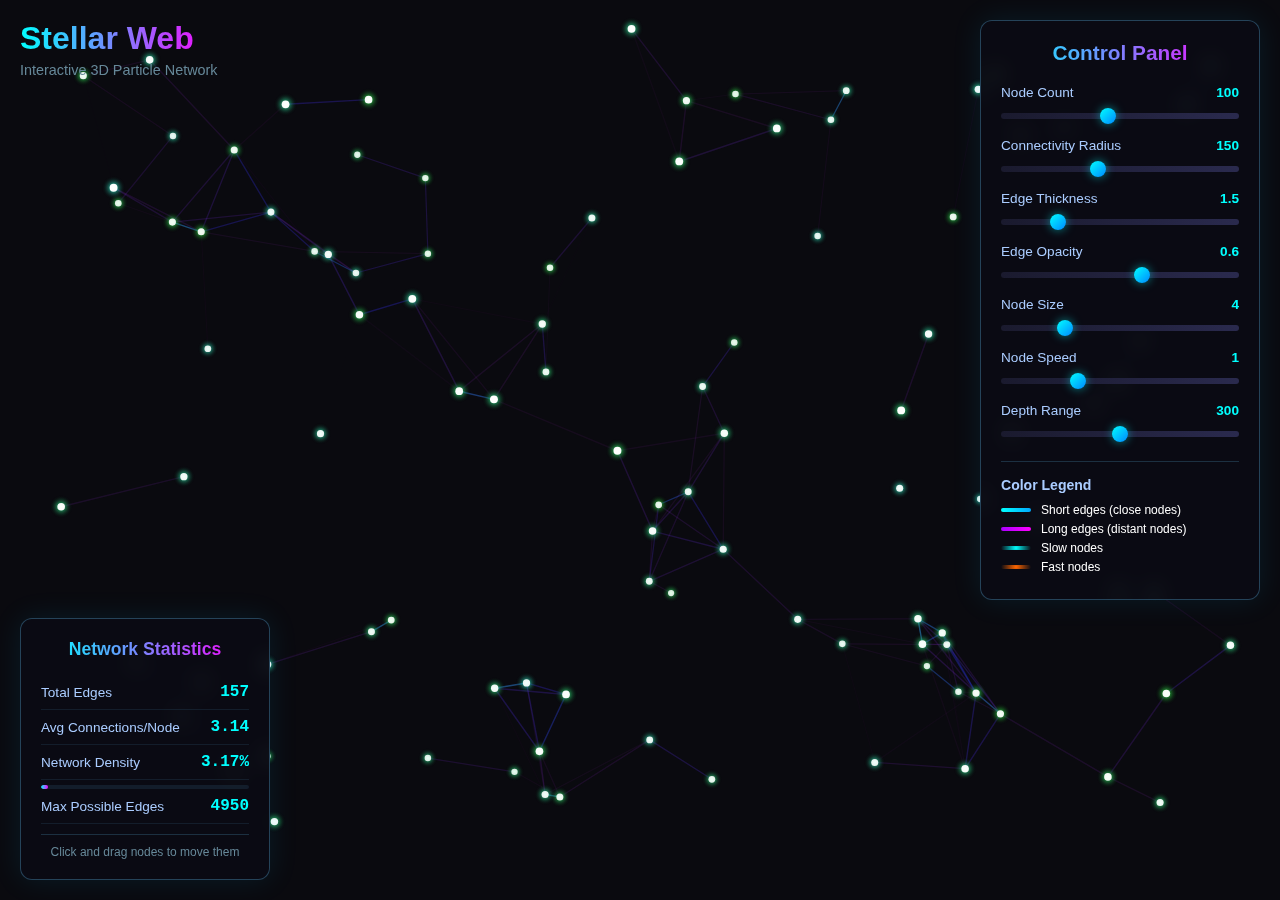
<file: stellar-web/index.html>
<!DOCTYPE html>
<html lang="en">
<head>
    <meta charset="UTF-8">
    <meta name="viewport" content="width=device-width, initial-scale=1.0">
    <title>Stellar Web - Interactive Particle System</title>
    <style>
        * {
            margin: 0;
            padding: 0;
            box-sizing: border-box;
        }

        body {
            background: #0a0a0f;
            font-family: 'Segoe UI', Tahoma, Geneva, Verdana, sans-serif;
            overflow: hidden;
            color: #fff;
        }

        canvas {
            display: block;
            position: fixed;
            top: 0;
            left: 0;
            z-index: 0;
        }

        .controls {
            position: fixed;
            top: 20px;
            right: 20px;
            background: rgba(10, 10, 20, 0.85);
            padding: 20px;
            border-radius: 12px;
            border: 1px solid rgba(100, 200, 255, 0.3);
            z-index: 100;
            width: 280px;
            backdrop-filter: blur(10px);
            box-shadow: 0 0 30px rgba(0, 200, 255, 0.1);
        }

        .controls h2 {
            text-align: center;
            margin-bottom: 20px;
            font-size: 1.3em;
            background: linear-gradient(90deg, #00ffff, #ff00ff);
            -webkit-background-clip: text;
            -webkit-text-fill-color: transparent;
            background-clip: text;
        }

        .control-group {
            margin-bottom: 15px;
        }

        .control-group label {
            display: flex;
            justify-content: space-between;
            margin-bottom: 5px;
            font-size: 0.85em;
            color: #aaccff;
        }

        .control-group label span {
            color: #00ffff;
            font-weight: bold;
        }

        input[type="range"] {
            width: 100%;
            height: 6px;
            -webkit-appearance: none;
            appearance: none;
            background: linear-gradient(90deg, #1a1a2e, #2a2a4e);
            border-radius: 3px;
            outline: none;
        }

        input[type="range"]::-webkit-slider-thumb {
            -webkit-appearance: none;
            appearance: none;
            width: 16px;
            height: 16px;
            background: linear-gradient(135deg, #00ffff, #0088ff);
            border-radius: 50%;
            cursor: pointer;
            box-shadow: 0 0 10px rgba(0, 255, 255, 0.5);
            transition: transform 0.2s;
        }

        input[type="range"]::-webkit-slider-thumb:hover {
            transform: scale(1.2);
        }

        input[type="range"]::-moz-range-thumb {
            width: 16px;
            height: 16px;
            background: linear-gradient(135deg, #00ffff, #0088ff);
            border-radius: 50%;
            cursor: pointer;
            border: none;
            box-shadow: 0 0 10px rgba(0, 255, 255, 0.5);
        }

        .title {
            position: fixed;
            top: 20px;
            left: 20px;
            z-index: 100;
        }

        .title h1 {
            font-size: 2em;
            background: linear-gradient(90deg, #00ffff, #ff00ff, #00ffff);
            background-size: 200% auto;
            -webkit-background-clip: text;
            -webkit-text-fill-color: transparent;
            background-clip: text;
            animation: shimmer 3s linear infinite;
        }

        .title p {
            color: #668899;
            font-size: 0.9em;
            margin-top: 5px;
        }

        @keyframes shimmer {
            0% { background-position: 0% center; }
            100% { background-position: 200% center; }
        }

        .legend {
            margin-top: 20px;
            padding-top: 15px;
            border-top: 1px solid rgba(100, 200, 255, 0.2);
            font-size: 0.75em;
        }

        .legend h3 {
            color: #aaccff;
            margin-bottom: 10px;
        }

        .legend-item {
            display: flex;
            align-items: center;
            margin-bottom: 5px;
        }

        .legend-color {
            width: 30px;
            height: 4px;
            margin-right: 10px;
            border-radius: 2px;
        }

        .legend-color.short {
            background: linear-gradient(90deg, #00ffff, #00aaff);
        }

        .legend-color.long {
            background: linear-gradient(90deg, #aa00ff, #ff00ff);
        }

        .legend-color.slow {
            background: radial-gradient(circle, #00ffff, transparent);
        }

        .legend-color.fast {
            background: radial-gradient(circle, #ff6600, transparent);
        }

        .statistics {
            position: fixed;
            bottom: 20px;
            left: 20px;
            background: rgba(10, 10, 20, 0.85);
            padding: 20px;
            border-radius: 12px;
            border: 1px solid rgba(100, 200, 255, 0.3);
            z-index: 100;
            width: 250px;
            backdrop-filter: blur(10px);
            box-shadow: 0 0 30px rgba(0, 200, 255, 0.1);
        }

        .statistics h2 {
            text-align: center;
            margin-bottom: 15px;
            font-size: 1.1em;
            background: linear-gradient(90deg, #00ffff, #ff00ff);
            -webkit-background-clip: text;
            -webkit-text-fill-color: transparent;
            background-clip: text;
        }

        .stat-item {
            display: flex;
            justify-content: space-between;
            align-items: center;
            padding: 8px 0;
            border-bottom: 1px solid rgba(100, 200, 255, 0.1);
        }

        .stat-item:last-child {
            border-bottom: none;
        }

        .stat-label {
            color: #aaccff;
            font-size: 0.85em;
        }

        .stat-value {
            color: #00ffff;
            font-weight: bold;
            font-size: 1em;
            font-family: 'Courier New', monospace;
        }

        .stat-bar {
            width: 100%;
            height: 4px;
            background: rgba(100, 200, 255, 0.1);
            border-radius: 2px;
            margin-top: 5px;
            overflow: hidden;
        }

        .stat-bar-fill {
            height: 100%;
            background: linear-gradient(90deg, #00ffff, #ff00ff);
            border-radius: 2px;
            transition: width 0.3s ease;
        }

        .drag-hint {
            text-align: center;
            color: #668899;
            font-size: 0.75em;
            margin-top: 10px;
            padding-top: 10px;
            border-top: 1px solid rgba(100, 200, 255, 0.2);
        }

        canvas {
            cursor: grab;
        }

        canvas.dragging {
            cursor: grabbing;
        }
    </style>
</head>
<body>
    <canvas id="canvas"></canvas>

    <div class="title">
        <h1>Stellar Web</h1>
        <p>Interactive 3D Particle Network</p>
    </div>

    <div class="controls">
        <h2>Control Panel</h2>

        <div class="control-group">
            <label>Node Count <span id="nodeCountValue">100</span></label>
            <input type="range" id="nodeCount" min="20" max="200" value="100">
        </div>

        <div class="control-group">
            <label>Connectivity Radius <span id="connectRadiusValue">150</span></label>
            <input type="range" id="connectRadius" min="50" max="300" value="150">
        </div>

        <div class="control-group">
            <label>Edge Thickness <span id="edgeThicknessValue">1.5</span></label>
            <input type="range" id="edgeThickness" min="0.5" max="5" step="0.1" value="1.5">
        </div>

        <div class="control-group">
            <label>Edge Opacity <span id="edgeOpacityValue">0.6</span></label>
            <input type="range" id="edgeOpacity" min="0" max="1" step="0.05" value="0.6">
        </div>

        <div class="control-group">
            <label>Node Size <span id="nodeSizeValue">4</span></label>
            <input type="range" id="nodeSize" min="2" max="10" step="0.5" value="4">
        </div>

        <div class="control-group">
            <label>Node Speed <span id="nodeSpeedValue">1</span></label>
            <input type="range" id="nodeSpeed" min="0.1" max="3" step="0.1" value="1">
        </div>

        <div class="control-group">
            <label>Depth Range <span id="depthRangeValue">300</span></label>
            <input type="range" id="depthRange" min="100" max="500" value="300">
        </div>

        <div class="legend">
            <h3>Color Legend</h3>
            <div class="legend-item">
                <div class="legend-color short"></div>
                <span>Short edges (close nodes)</span>
            </div>
            <div class="legend-item">
                <div class="legend-color long"></div>
                <span>Long edges (distant nodes)</span>
            </div>
            <div class="legend-item">
                <div class="legend-color slow"></div>
                <span>Slow nodes</span>
            </div>
            <div class="legend-item">
                <div class="legend-color fast"></div>
                <span>Fast nodes</span>
            </div>
        </div>
    </div>

    <div class="statistics">
        <h2>Network Statistics</h2>
        <div class="stat-item">
            <span class="stat-label">Total Edges</span>
            <span class="stat-value" id="totalEdges">0</span>
        </div>
        <div class="stat-item">
            <span class="stat-label">Avg Connections/Node</span>
            <span class="stat-value" id="avgConnections">0.00</span>
        </div>
        <div class="stat-item">
            <span class="stat-label">Network Density</span>
            <span class="stat-value" id="networkDensity">0.00%</span>
        </div>
        <div class="stat-bar">
            <div class="stat-bar-fill" id="densityBar" style="width: 0%"></div>
        </div>
        <div class="stat-item">
            <span class="stat-label">Max Possible Edges</span>
            <span class="stat-value" id="maxEdges">0</span>
        </div>
        <div class="drag-hint">Click and drag nodes to move them</div>
    </div>

    <script>
        // Canvas setup
        const canvas = document.getElementById('canvas');
        const ctx = canvas.getContext('2d');

        function resizeCanvas() {
            canvas.width = window.innerWidth;
            canvas.height = window.innerHeight;
        }
        resizeCanvas();
        window.addEventListener('resize', resizeCanvas);

        // Configuration
        const config = {
            nodeCount: 100,
            connectRadius: 150,
            edgeThickness: 1.5,
            edgeOpacity: 0.6,
            nodeSize: 4,
            nodeSpeed: 1,
            depthRange: 300
        };

        // Color utility functions
        function hslToRgb(h, s, l) {
            let r, g, b;
            if (s === 0) {
                r = g = b = l;
            } else {
                const hue2rgb = (p, q, t) => {
                    if (t < 0) t += 1;
                    if (t > 1) t -= 1;
                    if (t < 1/6) return p + (q - p) * 6 * t;
                    if (t < 1/2) return q;
                    if (t < 2/3) return p + (q - p) * (2/3 - t) * 6;
                    return p;
                };
                const q = l < 0.5 ? l * (1 + s) : l + s - l * s;
                const p = 2 * l - q;
                r = hue2rgb(p, q, h + 1/3);
                g = hue2rgb(p, q, h);
                b = hue2rgb(p, q, h - 1/3);
            }
            return [Math.round(r * 255), Math.round(g * 255), Math.round(b * 255)];
        }

        // Get edge color based on distance (length gradient)
        function getEdgeColor(distance, maxDistance, opacity) {
            const ratio = distance / maxDistance;
            // Gradient from cyan (180) to magenta (300)
            const hue = 180 + ratio * 120;
            const [r, g, b] = hslToRgb(hue / 360, 1, 0.6);
            return `rgba(${r}, ${g}, ${b}, ${opacity})`;
        }

        // Get node color based on velocity (velocity gradient)
        function getNodeColor(velocity, maxVelocity) {
            const ratio = Math.min(velocity / maxVelocity, 1);
            // Gradient from cyan (180) to orange (30)
            const hue = 180 - ratio * 150;
            const [r, g, b] = hslToRgb(hue / 360, 1, 0.6);
            return `rgb(${r}, ${g}, ${b})`;
        }

        // Mouse interaction state
        let draggedParticle = null;
        let mouseX = 0;
        let mouseY = 0;

        // Particle class
        class Particle {
            constructor() {
                this.reset();
                this.isDragged = false;
            }

            reset() {
                this.x = Math.random() * canvas.width;
                this.y = Math.random() * canvas.height;
                this.z = Math.random() * config.depthRange;

                const angle = Math.random() * Math.PI * 2;
                const angleZ = Math.random() * Math.PI * 2;
                const speed = (0.2 + Math.random() * 0.8) * config.nodeSpeed;

                this.vx = Math.cos(angle) * speed;
                this.vy = Math.sin(angle) * speed;
                this.vz = Math.sin(angleZ) * speed * 0.5;
                this.isDragged = false;
            }

            update() {
                // Skip movement if being dragged
                if (this.isDragged) return;

                // Apply velocity with speed multiplier
                this.x += this.vx * config.nodeSpeed;
                this.y += this.vy * config.nodeSpeed;
                this.z += this.vz * config.nodeSpeed;

                // Bounce off walls
                if (this.x < 0 || this.x > canvas.width) this.vx *= -1;
                if (this.y < 0 || this.y > canvas.height) this.vy *= -1;
                if (this.z < 0 || this.z > config.depthRange) this.vz *= -1;

                // Keep in bounds
                this.x = Math.max(0, Math.min(canvas.width, this.x));
                this.y = Math.max(0, Math.min(canvas.height, this.y));
                this.z = Math.max(0, Math.min(config.depthRange, this.z));
            }

            getVelocity() {
                return Math.sqrt(this.vx * this.vx + this.vy * this.vy + this.vz * this.vz);
            }

            // Get projected position and scale based on z-depth
            getProjected() {
                const perspective = 1000;
                const scale = perspective / (perspective + this.z);
                const centerX = canvas.width / 2;
                const centerY = canvas.height / 2;

                return {
                    x: centerX + (this.x - centerX) * scale,
                    y: centerY + (this.y - centerY) * scale,
                    scale: scale,
                    alpha: 0.3 + scale * 0.7
                };
            }

            // Check if point is within the node (for mouse interaction)
            containsPoint(px, py) {
                const proj = this.getProjected();
                const size = config.nodeSize * proj.scale * 3; // Use glow size for easier clicking
                const dx = proj.x - px;
                const dy = proj.y - py;
                return (dx * dx + dy * dy) <= (size * size);
            }

            // Set position from screen coordinates
            setPositionFromScreen(screenX, screenY) {
                const perspective = 1000;
                const scale = perspective / (perspective + this.z);
                const centerX = canvas.width / 2;
                const centerY = canvas.height / 2;

                // Reverse the projection to get world coordinates
                this.x = centerX + (screenX - centerX) / scale;
                this.y = centerY + (screenY - centerY) / scale;
            }
        }

        // Particle system
        class ParticleSystem {
            constructor() {
                this.particles = [];
                this.stats = {
                    totalEdges: 0,
                    avgConnections: 0,
                    networkDensity: 0,
                    maxEdges: 0
                };
                this.initParticles();
            }

            initParticles() {
                this.particles = [];
                for (let i = 0; i < config.nodeCount; i++) {
                    this.particles.push(new Particle());
                }
            }

            updateParticleCount() {
                while (this.particles.length < config.nodeCount) {
                    this.particles.push(new Particle());
                }
                while (this.particles.length > config.nodeCount) {
                    this.particles.pop();
                }
            }

            // Find particle at screen position (for mouse interaction)
            findParticleAt(screenX, screenY) {
                // Sort by z (front to back) so we pick the frontmost particle
                const sortedByDepth = [...this.particles].sort((a, b) => a.z - b.z);
                for (const particle of sortedByDepth) {
                    if (particle.containsPoint(screenX, screenY)) {
                        return particle;
                    }
                }
                return null;
            }

            update() {
                this.updateParticleCount();
                for (const particle of this.particles) {
                    particle.update();
                }
            }

            draw() {
                ctx.clearRect(0, 0, canvas.width, canvas.height);

                // Sort particles by z-depth for proper rendering
                const sortedParticles = [...this.particles].sort((a, b) => b.z - a.z);

                // Draw edges first and count them for statistics
                this.drawEdges(sortedParticles);

                // Draw nodes on top
                this.drawNodes(sortedParticles);

                // Update statistics display
                this.updateStatsDisplay();
            }

            drawEdges(particles) {
                const maxVelocity = 3 * config.nodeSpeed;
                let edgeCount = 0;
                const connectionCounts = new Array(particles.length).fill(0);

                for (let i = 0; i < particles.length; i++) {
                    const p1 = particles[i];
                    const proj1 = p1.getProjected();

                    for (let j = i + 1; j < particles.length; j++) {
                        const p2 = particles[j];

                        // Calculate 3D distance
                        const dx = p1.x - p2.x;
                        const dy = p1.y - p2.y;
                        const dz = p1.z - p2.z;
                        const distance = Math.sqrt(dx * dx + dy * dy + dz * dz);

                        if (distance < config.connectRadius) {
                            edgeCount++;
                            connectionCounts[i]++;
                            connectionCounts[j]++;

                            const proj2 = p2.getProjected();

                            // Calculate opacity based on distance and depth
                            const distanceFactor = 1 - (distance / config.connectRadius);
                            const depthFactor = (proj1.alpha + proj2.alpha) / 2;
                            const opacity = distanceFactor * depthFactor * config.edgeOpacity;

                            // Get color based on edge length
                            const color = getEdgeColor(distance, config.connectRadius, opacity);

                            // Draw edge with thickness affected by depth
                            const avgScale = (proj1.scale + proj2.scale) / 2;
                            ctx.beginPath();
                            ctx.moveTo(proj1.x, proj1.y);
                            ctx.lineTo(proj2.x, proj2.y);
                            ctx.strokeStyle = color;
                            ctx.lineWidth = config.edgeThickness * avgScale;
                            ctx.stroke();
                        }
                    }
                }

                // Update statistics
                const n = particles.length;
                this.stats.totalEdges = edgeCount;
                this.stats.maxEdges = (n * (n - 1)) / 2;
                this.stats.avgConnections = n > 0 ? (edgeCount * 2) / n : 0;
                this.stats.networkDensity = this.stats.maxEdges > 0
                    ? (edgeCount / this.stats.maxEdges) * 100
                    : 0;
            }

            updateStatsDisplay() {
                document.getElementById('totalEdges').textContent = this.stats.totalEdges;
                document.getElementById('avgConnections').textContent = this.stats.avgConnections.toFixed(2);
                document.getElementById('networkDensity').textContent = this.stats.networkDensity.toFixed(2) + '%';
                document.getElementById('maxEdges').textContent = this.stats.maxEdges;
                document.getElementById('densityBar').style.width = Math.min(this.stats.networkDensity, 100) + '%';
            }

            drawNodes(particles) {
                const maxVelocity = 3 * config.nodeSpeed;

                for (const particle of particles) {
                    const proj = particle.getProjected();
                    const velocity = particle.getVelocity();
                    const color = getNodeColor(velocity, maxVelocity);
                    const size = config.nodeSize * proj.scale;

                    // Draw glow
                    const gradient = ctx.createRadialGradient(
                        proj.x, proj.y, 0,
                        proj.x, proj.y, size * 3
                    );
                    gradient.addColorStop(0, color);
                    gradient.addColorStop(0.3, color.replace('rgb', 'rgba').replace(')', `, ${proj.alpha * 0.5})`));
                    gradient.addColorStop(1, 'transparent');

                    ctx.beginPath();
                    ctx.arc(proj.x, proj.y, size * 3, 0, Math.PI * 2);
                    ctx.fillStyle = gradient;
                    ctx.fill();

                    // Draw core
                    ctx.beginPath();
                    ctx.arc(proj.x, proj.y, size, 0, Math.PI * 2);
                    ctx.fillStyle = `rgba(255, 255, 255, ${proj.alpha})`;
                    ctx.fill();
                }
            }
        }

        // Initialize particle system
        const particleSystem = new ParticleSystem();

        // Animation loop
        function animate() {
            particleSystem.update();
            particleSystem.draw();
            requestAnimationFrame(animate);
        }

        // UI Controls
        function setupControls() {
            const controls = [
                { id: 'nodeCount', prop: 'nodeCount', isInt: true },
                { id: 'connectRadius', prop: 'connectRadius', isInt: true },
                { id: 'edgeThickness', prop: 'edgeThickness', isInt: false },
                { id: 'edgeOpacity', prop: 'edgeOpacity', isInt: false },
                { id: 'nodeSize', prop: 'nodeSize', isInt: false },
                { id: 'nodeSpeed', prop: 'nodeSpeed', isInt: false },
                { id: 'depthRange', prop: 'depthRange', isInt: true }
            ];

            controls.forEach(({ id, prop, isInt }) => {
                const slider = document.getElementById(id);
                const valueDisplay = document.getElementById(`${id}Value`);

                slider.addEventListener('input', () => {
                    const value = isInt ? parseInt(slider.value) : parseFloat(slider.value);
                    config[prop] = value;
                    valueDisplay.textContent = isInt ? value : value.toFixed(1);
                });
            });
        }

        // Mouse event handlers for dragging nodes
        function setupMouseInteraction() {
            canvas.addEventListener('mousedown', (e) => {
                const rect = canvas.getBoundingClientRect();
                mouseX = e.clientX - rect.left;
                mouseY = e.clientY - rect.top;

                draggedParticle = particleSystem.findParticleAt(mouseX, mouseY);
                if (draggedParticle) {
                    draggedParticle.isDragged = true;
                    canvas.classList.add('dragging');
                }
            });

            canvas.addEventListener('mousemove', (e) => {
                const rect = canvas.getBoundingClientRect();
                mouseX = e.clientX - rect.left;
                mouseY = e.clientY - rect.top;

                if (draggedParticle) {
                    draggedParticle.setPositionFromScreen(mouseX, mouseY);
                }
            });

            canvas.addEventListener('mouseup', () => {
                if (draggedParticle) {
                    draggedParticle.isDragged = false;
                    // Give the particle a small velocity based on recent movement
                    draggedParticle.vx = (Math.random() - 0.5) * 0.5;
                    draggedParticle.vy = (Math.random() - 0.5) * 0.5;
                    draggedParticle = null;
                    canvas.classList.remove('dragging');
                }
            });

            canvas.addEventListener('mouseleave', () => {
                if (draggedParticle) {
                    draggedParticle.isDragged = false;
                    draggedParticle = null;
                    canvas.classList.remove('dragging');
                }
            });

            // Touch support for mobile devices
            canvas.addEventListener('touchstart', (e) => {
                e.preventDefault();
                const rect = canvas.getBoundingClientRect();
                const touch = e.touches[0];
                mouseX = touch.clientX - rect.left;
                mouseY = touch.clientY - rect.top;

                draggedParticle = particleSystem.findParticleAt(mouseX, mouseY);
                if (draggedParticle) {
                    draggedParticle.isDragged = true;
                }
            });

            canvas.addEventListener('touchmove', (e) => {
                e.preventDefault();
                if (draggedParticle) {
                    const rect = canvas.getBoundingClientRect();
                    const touch = e.touches[0];
                    mouseX = touch.clientX - rect.left;
                    mouseY = touch.clientY - rect.top;
                    draggedParticle.setPositionFromScreen(mouseX, mouseY);
                }
            });

            canvas.addEventListener('touchend', () => {
                if (draggedParticle) {
                    draggedParticle.isDragged = false;
                    draggedParticle.vx = (Math.random() - 0.5) * 0.5;
                    draggedParticle.vy = (Math.random() - 0.5) * 0.5;
                    draggedParticle = null;
                }
            });
        }

        // Start the application
        setupControls();
        setupMouseInteraction();
        animate();
    </script>
</body>
</html>
</file>
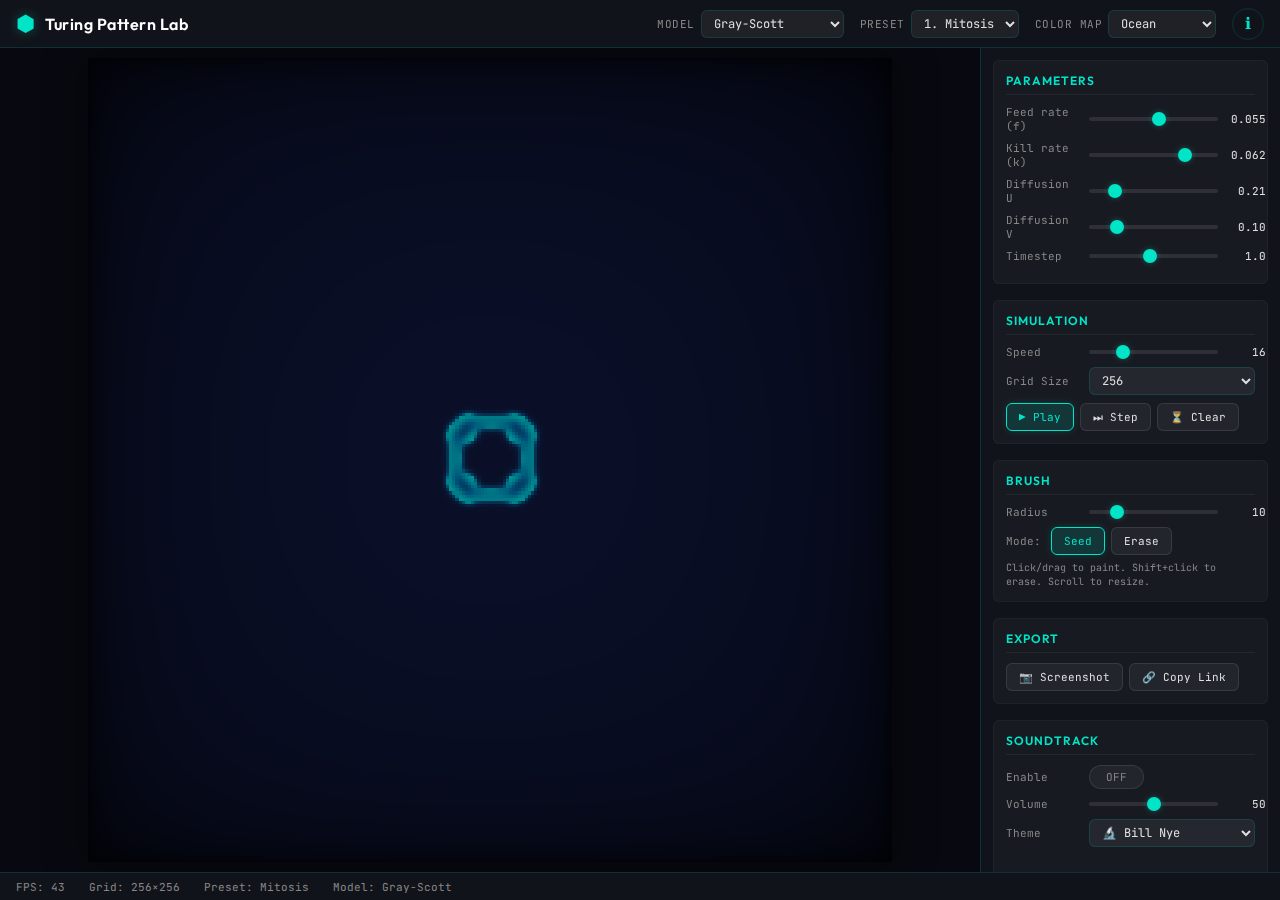
<file: Turing-Pattern-Lab/index.html>
<!DOCTYPE html>
<html lang="en">
<head>
  <meta charset="UTF-8">
  <meta name="viewport" content="width=device-width, initial-scale=1.0">
  <title>Turing Pattern Lab</title>
  <link rel="stylesheet" href="style.css">
  <link href="https://fonts.googleapis.com/css2?family=JetBrains+Mono:wght@300;400;500;600&family=Outfit:wght@300;400;500;600;700&display=swap" rel="stylesheet">
</head>
<body>
  <header id="header">
    <div class="header-left">
      <span class="logo">&#x2B22;</span>
      <h1 class="title">Turing Pattern Lab</h1>
    </div>
    <div class="header-controls">
      <div class="header-select">
        <label>Model</label>
        <select id="model-select">
          <option value="gray-scott">Gray-Scott</option>
          <option value="fitzhugh-nagumo">Fitzhugh-Nagumo</option>
          <option value="schnakenberg">Schnakenberg</option>
        </select>
      </div>
      <div class="header-select">
        <label>Preset</label>
        <select id="preset-select"></select>
      </div>
      <div class="header-select">
        <label>Color Map</label>
        <select id="colormap-select">
          <option value="monochrome">Monochrome</option>
          <option value="thermal">Thermal</option>
          <option value="ocean" selected>Ocean</option>
          <option value="neon">Neon</option>
          <option value="earth">Earth</option>
        </select>
      </div>
      <button id="info-btn" class="icon-btn" title="Info">&#x2139;</button>
    </div>
  </header>

  <main id="main">
    <div id="canvas-container">
      <canvas id="sim-canvas"></canvas>
      <div id="brush-indicator"></div>
      <div id="no-webgl" class="hidden">
        <h2>WebGL 2 Required</h2>
        <p>Your browser does not support WebGL 2. Please use a modern browser like Chrome, Firefox, Safari, or Edge.</p>
      </div>
    </div>

    <aside id="panel" class="panel-open">
      <button id="panel-toggle" title="Toggle panel">&#x25C0;</button>

      <div class="panel-content">
        <section class="panel-section">
          <h3>Parameters</h3>
          <div id="param-sliders"></div>
        </section>

        <section class="panel-section">
          <h3>Simulation</h3>
          <div class="slider-row">
            <label>Speed</label>
            <input type="range" id="speed-slider" min="1" max="64" value="16" step="1">
            <span class="slider-val" id="speed-val">16</span>
          </div>
          <div class="slider-row">
            <label>Grid Size</label>
            <select id="grid-size-select">
              <option value="128">128</option>
              <option value="256" selected>256</option>
              <option value="512">512</option>
            </select>
          </div>
          <div class="btn-row">
            <button id="play-btn" class="sim-btn active" title="Play/Pause (Space)">&#x25B6; Play</button>
            <button id="step-btn" class="sim-btn" title="Step (S)">&#x23ED; Step</button>
            <button id="clear-btn" class="sim-btn" title="Clear (C)">&#x23F3; Clear</button>
          </div>
        </section>

        <section class="panel-section">
          <h3>Brush</h3>
          <div class="slider-row">
            <label>Radius</label>
            <input type="range" id="brush-slider" min="1" max="50" value="10" step="1">
            <span class="slider-val" id="brush-val">10</span>
          </div>
          <div class="btn-row">
            <span class="brush-mode-label">Mode:</span>
            <button id="seed-mode-btn" class="sim-btn active">Seed</button>
            <button id="erase-mode-btn" class="sim-btn">Erase</button>
          </div>
          <p class="hint">Click/drag to paint. Shift+click to erase. Scroll to resize.</p>
        </section>

        <section class="panel-section">
          <h3>Export</h3>
          <div class="btn-row">
            <button id="screenshot-btn" class="sim-btn">&#x1F4F7; Screenshot</button>
            <button id="permalink-btn" class="sim-btn">&#x1F517; Copy Link</button>
          </div>
        </section>

        <section class="panel-section">
          <h3>Soundtrack</h3>
          <div class="toggle-row">
            <label>Enable</label>
            <button id="music-toggle" class="toggle-btn" title="Toggle Music (M)">OFF</button>
          </div>
          <div class="slider-row">
            <label>Volume</label>
            <input type="range" id="volume-slider" min="0" max="100" value="50" step="1">
            <span class="slider-val" id="volume-val">50</span>
          </div>
          <div class="slider-row">
            <label>Theme</label>
            <select id="theme-select">
              <option value="science">&#x1F52C; Bill Nye</option>
              <option value="gummy">&#x1F43B; Gummy Bear</option>
              <option value="friday">&#x1F3A4; Friday</option>
              <option value="caillou">&#x1F9D2; Caillou</option>
            </select>
          </div>
          <div id="yt-player-wrap">
            <div id="yt-player"></div>
          </div>
          <div id="audio-visualizer">
            <div class="viz-bar"></div>
            <div class="viz-bar"></div>
            <div class="viz-bar"></div>
            <div class="viz-bar"></div>
            <div class="viz-bar"></div>
            <div class="viz-bar"></div>
          </div>
          <p class="hint" id="audio-status">Enable to play the actual song, driven by the simulation.</p>
        </section>
      </div>
    </aside>
  </main>

  <footer id="status-bar">
    <span id="fps-display">FPS: --</span>
    <span id="grid-display">Grid: 256x256</span>
    <span id="preset-display">Preset: Turing Pattern</span>
    <span id="model-display">Model: Gray-Scott</span>
  </footer>

  <!-- Info Modal -->
  <div id="info-modal" class="modal hidden">
    <div class="modal-content">
      <button id="modal-close" class="modal-close">&times;</button>
      <div id="modal-body">
        <h2>Reaction-Diffusion Patterns</h2>
        <div id="info-text"></div>
        <h3>Pattern Guide</h3>
        <div id="pattern-guide"></div>
      </div>
    </div>
  </div>

  <script src="simulation.js"></script>
  <script src="ui.js"></script>
  <script src="https://www.youtube.com/iframe_api"></script>
  <script src="music.js"></script>
</body>
</html>
</file>
<file: boids-lab/style.css>
* {
    margin: 0;
    padding: 0;
    box-sizing: border-box;
}

body {
    font-family: -apple-system, BlinkMacSystemFont, 'Segoe UI', Roboto, sans-serif;
    background: #f5f5f5;
    color: #333;
    min-height: 100vh;
}

.app {
    max-width: 1200px;
    margin: 0 auto;
    padding: 10px 20px;
}

header {
    display: flex;
    justify-content: space-between;
    align-items: center;
    padding: 10px 0;
    border-bottom: 2px solid #ddd;
    margin-bottom: 15px;
}

header h1 {
    font-size: 1.8rem;
    font-weight: 700;
    letter-spacing: 0.1em;
}

.header-controls {
    display: flex;
    gap: 10px;
}

.header-controls button {
    padding: 8px 20px;
    font-size: 1rem;
    border: 2px solid #333;
    background: #fff;
    cursor: pointer;
    border-radius: 6px;
    font-weight: 600;
    transition: all 0.15s;
}

.header-controls button:hover {
    background: #333;
    color: #fff;
}

.main-layout {
    display: flex;
    gap: 20px;
    align-items: flex-start;
}

.canvas-area {
    flex: 1;
    min-width: 0;
}

#canvas {
    width: 100%;
    aspect-ratio: 4 / 3;
    border: 2px solid #333;
    border-radius: 8px;
    background: #fff;
    cursor: crosshair;
}

.metrics-bar {
    display: flex;
    gap: 20px;
    padding: 10px 15px;
    background: #fff;
    border: 1px solid #ddd;
    border-radius: 6px;
    margin-top: 10px;
    font-size: 0.85rem;
    font-weight: 600;
    color: #555;
    flex-wrap: wrap;
}

.metrics-bar span {
    white-space: nowrap;
}

.controls-panel {
    width: 280px;
    flex-shrink: 0;
    max-height: calc(100vh - 80px);
    overflow-y: auto;
    padding-right: 5px;
}

.control-section {
    background: #fff;
    border: 1px solid #ddd;
    border-radius: 8px;
    padding: 15px;
    margin-bottom: 12px;
}

.control-section h2 {
    font-size: 0.85rem;
    text-transform: uppercase;
    letter-spacing: 0.1em;
    color: #888;
    margin-bottom: 12px;
}

.slider-group {
    margin-bottom: 10px;
}

.slider-group label {
    display: flex;
    justify-content: space-between;
    font-size: 0.85rem;
    margin-bottom: 4px;
    cursor: help;
}

.slider-group label span {
    font-weight: 700;
    color: #333;
}

.slider-group input[type="range"] {
    width: 100%;
    -webkit-appearance: none;
    height: 6px;
    background: #ddd;
    border-radius: 3px;
    outline: none;
}

.slider-group input[type="range"]::-webkit-slider-thumb {
    -webkit-appearance: none;
    width: 16px;
    height: 16px;
    background: #333;
    border-radius: 50%;
    cursor: pointer;
}

.preset-buttons,
.predator-buttons,
.theme-buttons {
    display: flex;
    gap: 6px;
    flex-wrap: wrap;
}

.preset-btn,
.add-predator-btn,
.theme-btn {
    flex: 1;
    padding: 8px 6px;
    font-size: 0.78rem;
    border: 2px solid #ddd;
    background: #fff;
    cursor: pointer;
    border-radius: 6px;
    font-weight: 600;
    transition: all 0.15s;
    white-space: nowrap;
}

.preset-btn:hover,
.add-predator-btn:hover,
.theme-btn:hover {
    border-color: #333;
}

.preset-btn.active,
.theme-btn.active {
    border-color: #333;
    background: #333;
    color: #fff;
}

.add-predator-btn[data-type="hawk"] { color: #c0392b; border-color: #e7aaaa; }
.add-predator-btn[data-type="snake"] { color: #27ae60; border-color: #a8dfc0; }
.add-predator-btn[data-type="shark"] { color: #2c3e50; border-color: #b0bec5; }

.add-predator-btn[data-type="hawk"]:hover { background: #c0392b; color: #fff; }
.add-predator-btn[data-type="snake"]:hover { background: #27ae60; color: #fff; }
.add-predator-btn[data-type="shark"]:hover { background: #2c3e50; color: #fff; }

.preset-label {
    text-align: center;
    font-size: 0.8rem;
    color: #999;
    margin-top: 8px;
    font-style: italic;
}

.toggle-row {
    display: flex;
    gap: 6px;
}

.toggle-btn {
    flex: 1;
    padding: 8px;
    font-size: 0.85rem;
    border: 2px solid #ddd;
    background: #fff;
    cursor: pointer;
    border-radius: 6px;
    font-weight: 600;
    transition: all 0.15s;
}

.toggle-btn.active {
    border-color: #333;
    background: #333;
    color: #fff;
}

.toggle-btn:hover {
    border-color: #333;
}

.check-row {
    margin-bottom: 10px;
}

.check-row label {
    font-size: 0.85rem;
    cursor: pointer;
    display: flex;
    align-items: center;
    gap: 6px;
}

.check-row input[type="checkbox"] {
    width: 16px;
    height: 16px;
    cursor: pointer;
}

.small-btn {
    width: 100%;
    padding: 8px;
    font-size: 0.8rem;
    border: 1px solid #ddd;
    background: #f9f9f9;
    cursor: pointer;
    border-radius: 6px;
    transition: all 0.15s;
    margin-top: 5px;
}

.small-btn:hover {
    background: #eee;
    border-color: #bbb;
}

.info-text {
    font-size: 0.8rem;
    color: #888;
    margin-top: 6px;
    font-style: italic;
}

.hidden {
    display: none;
}

/* Neon theme overrides */
body.theme-neon {
    background: #0a0a0a;
    color: #ccc;
}

body.theme-neon header {
    border-bottom-color: #333;
}

body.theme-neon header h1 {
    color: #00ffff;
    text-shadow: 0 0 10px #00ffff;
}

body.theme-neon .header-controls button {
    border-color: #00ffff;
    color: #00ffff;
    background: transparent;
}

body.theme-neon .header-controls button:hover {
    background: rgba(0, 255, 255, 0.15);
}

body.theme-neon #canvas {
    border-color: #00ffff;
    box-shadow: 0 0 20px rgba(0, 255, 255, 0.2);
    background: #0a0a0a;
}

body.theme-neon .control-section {
    background: #111;
    border-color: #333;
}

body.theme-neon .control-section h2 {
    color: #00ffff;
}

body.theme-neon .metrics-bar {
    background: #111;
    border-color: #333;
    color: #aaa;
}

body.theme-neon .slider-group input[type="range"] {
    background: #333;
}

body.theme-neon .slider-group input[type="range"]::-webkit-slider-thumb {
    background: #00ffff;
    box-shadow: 0 0 8px #00ffff;
}

body.theme-neon .preset-btn,
body.theme-neon .theme-btn,
body.theme-neon .toggle-btn {
    border-color: #444;
    background: #111;
    color: #ccc;
}

body.theme-neon .preset-btn.active,
body.theme-neon .theme-btn.active,
body.theme-neon .toggle-btn.active {
    border-color: #00ffff;
    background: rgba(0, 255, 255, 0.15);
    color: #00ffff;
}

body.theme-neon .small-btn {
    background: #1a1a1a;
    border-color: #444;
    color: #ccc;
}

/* Nature theme overrides */
body.theme-nature {
    background: #d4e6f1;
}

body.theme-nature header {
    border-bottom-color: #a9cce3;
}

body.theme-nature header h1 {
    color: #5d4037;
}

body.theme-nature #canvas {
    border-color: #8d6e63;
    background: linear-gradient(180deg, #87ceeb 0%, #b0d4e8 100%);
}

body.theme-nature .control-section {
    background: #faf3e0;
    border-color: #d7ccc8;
}

body.theme-nature .control-section h2 {
    color: #5d4037;
}

body.theme-nature .preset-btn.active,
body.theme-nature .theme-btn.active,
body.theme-nature .toggle-btn.active {
    border-color: #5d4037;
    background: #5d4037;
    color: #fff;
}

body.theme-nature .slider-group input[type="range"]::-webkit-slider-thumb {
    background: #5d4037;
}

@media (max-width: 900px) {
    .main-layout {
        flex-direction: column;
    }

    .controls-panel {
        width: 100%;
        max-height: none;
        display: grid;
        grid-template-columns: 1fr 1fr;
        gap: 12px;
    }
}
</file>
<file: boids/style.css>
* {
    margin: 0;
    padding: 0;
    box-sizing: border-box;
}

body {
    font-family: -apple-system, BlinkMacSystemFont, 'Segoe UI', Roboto, sans-serif;
    background: #f5f5f5;
    color: #333;
    min-height: 100vh;
}

.app {
    max-width: 1200px;
    margin: 0 auto;
    padding: 10px 20px;
}

header {
    display: flex;
    justify-content: space-between;
    align-items: center;
    padding: 10px 0;
    border-bottom: 2px solid #ddd;
    margin-bottom: 15px;
}

header h1 {
    font-size: 1.8rem;
    font-weight: 700;
    letter-spacing: 0.1em;
}

.header-controls {
    display: flex;
    gap: 10px;
}

.header-controls button {
    padding: 8px 20px;
    font-size: 1rem;
    border: 2px solid #333;
    background: #fff;
    cursor: pointer;
    border-radius: 6px;
    font-weight: 600;
    transition: all 0.15s;
}

.header-controls button:hover {
    background: #333;
    color: #fff;
}

.main-layout {
    display: flex;
    gap: 20px;
    align-items: flex-start;
}

.canvas-area {
    flex: 1;
    min-width: 0;
}

#canvas {
    width: 100%;
    aspect-ratio: 4 / 3;
    border: 2px solid #333;
    border-radius: 8px;
    background: #fff;
    cursor: crosshair;
}

.metrics-bar {
    display: flex;
    gap: 20px;
    padding: 10px 15px;
    background: #fff;
    border: 1px solid #ddd;
    border-radius: 6px;
    margin-top: 10px;
    font-size: 0.85rem;
    font-weight: 600;
    color: #555;
    flex-wrap: wrap;
}

.metrics-bar span {
    white-space: nowrap;
}

.controls-panel {
    width: 280px;
    flex-shrink: 0;
    max-height: calc(100vh - 80px);
    overflow-y: auto;
    padding-right: 5px;
}

.control-section {
    background: #fff;
    border: 1px solid #ddd;
    border-radius: 8px;
    padding: 15px;
    margin-bottom: 12px;
}

.control-section h2 {
    font-size: 0.85rem;
    text-transform: uppercase;
    letter-spacing: 0.1em;
    color: #888;
    margin-bottom: 12px;
}

.slider-group {
    margin-bottom: 10px;
}

.slider-group label {
    display: flex;
    justify-content: space-between;
    font-size: 0.85rem;
    margin-bottom: 4px;
    cursor: help;
}

.slider-group label span {
    font-weight: 700;
    color: #333;
}

.slider-group input[type="range"] {
    width: 100%;
    -webkit-appearance: none;
    height: 6px;
    background: #ddd;
    border-radius: 3px;
    outline: none;
}

.slider-group input[type="range"]::-webkit-slider-thumb {
    -webkit-appearance: none;
    width: 16px;
    height: 16px;
    background: #333;
    border-radius: 50%;
    cursor: pointer;
}

.preset-buttons,
.predator-buttons,
.theme-buttons {
    display: flex;
    gap: 6px;
    flex-wrap: wrap;
}

.preset-btn,
.add-predator-btn,
.theme-btn {
    flex: 1;
    padding: 8px 6px;
    font-size: 0.78rem;
    border: 2px solid #ddd;
    background: #fff;
    cursor: pointer;
    border-radius: 6px;
    font-weight: 600;
    transition: all 0.15s;
    white-space: nowrap;
}

.preset-btn:hover,
.add-predator-btn:hover,
.theme-btn:hover {
    border-color: #333;
}

.preset-btn.active,
.theme-btn.active {
    border-color: #333;
    background: #333;
    color: #fff;
}

.add-predator-btn[data-type="hawk"] { color: #c0392b; border-color: #e7aaaa; }
.add-predator-btn[data-type="snake"] { color: #27ae60; border-color: #a8dfc0; }
.add-predator-btn[data-type="shark"] { color: #2c3e50; border-color: #b0bec5; }

.add-predator-btn[data-type="hawk"]:hover { background: #c0392b; color: #fff; }
.add-predator-btn[data-type="snake"]:hover { background: #27ae60; color: #fff; }
.add-predator-btn[data-type="shark"]:hover { background: #2c3e50; color: #fff; }

.preset-label {
    text-align: center;
    font-size: 0.8rem;
    color: #999;
    margin-top: 8px;
    font-style: italic;
}

.toggle-row {
    display: flex;
    gap: 6px;
}

.toggle-btn {
    flex: 1;
    padding: 8px;
    font-size: 0.85rem;
    border: 2px solid #ddd;
    background: #fff;
    cursor: pointer;
    border-radius: 6px;
    font-weight: 600;
    transition: all 0.15s;
}

.toggle-btn.active {
    border-color: #333;
    background: #333;
    color: #fff;
}

.toggle-btn:hover {
    border-color: #333;
}

.check-row {
    margin-bottom: 10px;
}

.check-row label {
    font-size: 0.85rem;
    cursor: pointer;
    display: flex;
    align-items: center;
    gap: 6px;
}

.check-row input[type="checkbox"] {
    width: 16px;
    height: 16px;
    cursor: pointer;
}

.small-btn {
    width: 100%;
    padding: 8px;
    font-size: 0.8rem;
    border: 1px solid #ddd;
    background: #f9f9f9;
    cursor: pointer;
    border-radius: 6px;
    transition: all 0.15s;
    margin-top: 5px;
}

.small-btn:hover {
    background: #eee;
    border-color: #bbb;
}

.info-text {
    font-size: 0.8rem;
    color: #888;
    margin-top: 6px;
    font-style: italic;
}

.hidden {
    display: none;
}

/* Neon theme overrides */
body.theme-neon {
    background: #0a0a0a;
    color: #ccc;
}

body.theme-neon header {
    border-bottom-color: #333;
}

body.theme-neon header h1 {
    color: #00ffff;
    text-shadow: 0 0 10px #00ffff;
}

body.theme-neon .header-controls button {
    border-color: #00ffff;
    color: #00ffff;
    background: transparent;
}

body.theme-neon .header-controls button:hover {
    background: rgba(0, 255, 255, 0.15);
}

body.theme-neon #canvas {
    border-color: #00ffff;
    box-shadow: 0 0 20px rgba(0, 255, 255, 0.2);
    background: #0a0a0a;
}

body.theme-neon .control-section {
    background: #111;
    border-color: #333;
}

body.theme-neon .control-section h2 {
    color: #00ffff;
}

body.theme-neon .metrics-bar {
    background: #111;
    border-color: #333;
    color: #aaa;
}

body.theme-neon .slider-group input[type="range"] {
    background: #333;
}

body.theme-neon .slider-group input[type="range"]::-webkit-slider-thumb {
    background: #00ffff;
    box-shadow: 0 0 8px #00ffff;
}

body.theme-neon .preset-btn,
body.theme-neon .theme-btn,
body.theme-neon .toggle-btn {
    border-color: #444;
    background: #111;
    color: #ccc;
}

body.theme-neon .preset-btn.active,
body.theme-neon .theme-btn.active,
body.theme-neon .toggle-btn.active {
    border-color: #00ffff;
    background: rgba(0, 255, 255, 0.15);
    color: #00ffff;
}

body.theme-neon .small-btn {
    background: #1a1a1a;
    border-color: #444;
    color: #ccc;
}

/* Nature theme overrides */
body.theme-nature {
    background: #d4e6f1;
}

body.theme-nature header {
    border-bottom-color: #a9cce3;
}

body.theme-nature header h1 {
    color: #5d4037;
}

body.theme-nature #canvas {
    border-color: #8d6e63;
    background: linear-gradient(180deg, #87ceeb 0%, #b0d4e8 100%);
}

body.theme-nature .control-section {
    background: #faf3e0;
    border-color: #d7ccc8;
}

body.theme-nature .control-section h2 {
    color: #5d4037;
}

body.theme-nature .preset-btn.active,
body.theme-nature .theme-btn.active,
body.theme-nature .toggle-btn.active {
    border-color: #5d4037;
    background: #5d4037;
    color: #fff;
}

body.theme-nature .slider-group input[type="range"]::-webkit-slider-thumb {
    background: #5d4037;
}

@media (max-width: 900px) {
    .main-layout {
        flex-direction: column;
    }

    .controls-panel {
        width: 100%;
        max-height: none;
        display: grid;
        grid-template-columns: 1fr 1fr;
        gap: 12px;
    }
}
</file>
<file: Decision-Neuron/style.css>
* {
    margin: 0;
    padding: 0;
    box-sizing: border-box;
}

body {
    font-family: -apple-system, BlinkMacSystemFont, 'Segoe UI', Roboto, sans-serif;
    background: #0d1117;
    color: #c9d1d9;
    min-height: 100vh;
}

header {
    text-align: center;
    padding: 30px 20px 10px;
}

header h1 {
    font-size: 1.8rem;
    color: #FFD700;
    margin-bottom: 6px;
}

.subtitle {
    font-size: 0.95rem;
    color: #8b949e;
    font-style: italic;
}

main {
    display: flex;
    flex-wrap: wrap;
    max-width: 1100px;
    margin: 0 auto;
    padding: 20px;
    gap: 24px;
}

.controls-panel {
    flex: 1;
    min-width: 300px;
    max-width: 380px;
}

.visualizer-panel {
    flex: 1.4;
    min-width: 340px;
}

h2 {
    font-size: 1.1rem;
    color: #58a6ff;
    margin-bottom: 14px;
    border-bottom: 1px solid #21262d;
    padding-bottom: 6px;
}

/* Sliders */
.slider-group {
    margin-bottom: 14px;
}

.slider-group label {
    display: flex;
    justify-content: space-between;
    align-items: center;
    margin-bottom: 3px;
}

.input-name {
    font-size: 0.85rem;
    font-weight: 600;
}

.weight {
    font-size: 0.75rem;
    font-family: monospace;
    padding: 1px 6px;
    border-radius: 4px;
}

.weight.positive {
    background: rgba(126, 245, 160, 0.15);
    color: #7ef5a0;
}

.weight.negative {
    background: rgba(255, 107, 138, 0.15);
    color: #ff6b8a;
}

.weight-info {
    font-size: 0.75rem;
    font-family: monospace;
    color: #FFD700;
}

.slider-row {
    display: flex;
    align-items: center;
    gap: 10px;
}

.slider-row input[type="range"] {
    flex: 1;
    height: 6px;
    -webkit-appearance: none;
    appearance: none;
    background: #21262d;
    border-radius: 3px;
    outline: none;
}

.slider-row input[type="range"]::-webkit-slider-thumb {
    -webkit-appearance: none;
    width: 16px;
    height: 16px;
    border-radius: 50%;
    background: #58a6ff;
    cursor: pointer;
}

.bias-slider .slider-row input[type="range"]::-webkit-slider-thumb {
    background: #FFD700;
}

.slider-value {
    font-family: monospace;
    font-size: 0.85rem;
    min-width: 32px;
    text-align: right;
    color: #e6edf3;
}

.slider-desc {
    font-size: 0.7rem;
    color: #6e7681;
    margin-top: 1px;
}

.bias-slider {
    margin-top: 20px;
    padding-top: 14px;
    border-top: 1px solid #21262d;
}

/* Output Box */
.output-box {
    margin-top: 20px;
    padding: 16px;
    border-radius: 10px;
    text-align: center;
    transition: background 0.3s;
}

.output-box.match {
    background: rgba(126, 245, 160, 0.08);
    border: 1px solid rgba(126, 245, 160, 0.3);
}

.output-box.mismatch {
    background: rgba(255, 107, 138, 0.08);
    border: 1px solid rgba(255, 107, 138, 0.3);
}

.output-label {
    font-size: 0.75rem;
    text-transform: uppercase;
    letter-spacing: 1px;
    color: #8b949e;
    margin-bottom: 6px;
}

.output-value {
    font-family: monospace;
    font-size: 1.3rem;
    color: #e6edf3;
}

.output-z {
    font-family: monospace;
    font-size: 0.85rem;
    color: #8b949e;
    margin-top: 2px;
}

.decision {
    font-size: 1.1rem;
    font-weight: 700;
    margin-top: 10px;
}

.decision.match {
    color: #7ef5a0;
}

.decision.mismatch {
    color: #ff6b8a;
}

/* Axis Selectors */
.axis-selectors {
    display: flex;
    gap: 16px;
    margin-bottom: 14px;
}

.axis-selectors label {
    font-size: 0.85rem;
    display: flex;
    align-items: center;
    gap: 6px;
}

.axis-selectors select {
    background: #161b22;
    color: #c9d1d9;
    border: 1px solid #30363d;
    border-radius: 6px;
    padding: 4px 8px;
    font-size: 0.8rem;
}

/* Heatmap */
.heatmap-container {
    position: relative;
    display: inline-block;
}

#heatmap {
    border: 1px solid #30363d;
    border-radius: 4px;
    cursor: crosshair;
    display: block;
    max-width: 100%;
}

.axis-label {
    font-size: 0.75rem;
    color: #8b949e;
    position: absolute;
}

.x-label {
    bottom: -20px;
    left: 50%;
    transform: translateX(-50%);
}

.y-label {
    top: 50%;
    left: -22px;
    transform: rotate(-90deg) translateX(-50%);
    transform-origin: left center;
    white-space: nowrap;
}

/* Legend */
.legend {
    margin-top: 28px;
    text-align: center;
}

.legend-bar {
    height: 14px;
    border-radius: 7px;
    background: linear-gradient(to right, rgb(80, 90, 200), rgb(255, 255, 255), rgb(255, 80, 180));
    max-width: 300px;
    margin: 0 auto 6px;
}

.legend-labels {
    display: flex;
    justify-content: space-between;
    max-width: 300px;
    margin: 0 auto;
    font-size: 0.7rem;
    color: #8b949e;
}

.mismatch-label { color: rgb(80, 90, 200); }
.match-label { color: rgb(255, 80, 180); }

.legend-note {
    font-size: 0.8rem;
    color: #8b949e;
    margin-top: 8px;
}

.gold-dot {
    color: #FFD700;
    font-size: 1.1rem;
}

/* Weight Table */
.weight-table {
    margin-top: 24px;
}

.weight-table h3 {
    font-size: 0.9rem;
    color: #58a6ff;
    margin-bottom: 8px;
}

.weight-table table {
    width: 100%;
    border-collapse: collapse;
    font-size: 0.8rem;
}

.weight-table th {
    text-align: left;
    padding: 6px 8px;
    border-bottom: 1px solid #30363d;
    color: #8b949e;
    font-weight: 600;
}

.weight-table td {
    padding: 5px 8px;
    border-bottom: 1px solid #161b22;
    font-family: monospace;
}

.weight-table tr:last-child {
    font-weight: 700;
}

.contribution-positive { color: #7ef5a0; }
.contribution-negative { color: #ff6b8a; }

/* Footer */
footer {
    text-align: center;
    padding: 30px 20px;
    font-size: 0.8rem;
    color: #6e7681;
}

/* Responsive */
@media (max-width: 760px) {
    main {
        flex-direction: column;
    }
    .controls-panel {
        max-width: 100%;
    }
    #heatmap {
        width: 100%;
        height: auto;
    }
}
</file>
<file: Julia-Set-Explorer/style.css>
* { margin: 0; padding: 0; box-sizing: border-box; }

body {
    background: #1a1a2e;
    color: #e0e0e0;
    font-family: 'Segoe UI', Tahoma, Geneva, Verdana, sans-serif;
    overflow: hidden;
    height: 100vh;
    display: flex;
    flex-direction: column;
}

#toolbar {
    background: #16213e;
    padding: 10px 16px;
    border-bottom: 1px solid #0f3460;
    display: flex;
    align-items: center;
}

.toolbar-group {
    display: flex;
    gap: 12px;
    align-items: center;
    flex-wrap: wrap;
}

#toolbar label {
    font-size: 13px;
    display: flex;
    align-items: center;
    gap: 6px;
}

#toolbar select {
    background: #0f3460;
    color: #e0e0e0;
    border: 1px solid #533483;
    padding: 4px 8px;
    border-radius: 4px;
    font-size: 13px;
    cursor: pointer;
}

#toolbar button {
    background: #533483;
    color: #e0e0e0;
    border: none;
    padding: 6px 14px;
    border-radius: 4px;
    font-size: 13px;
    cursor: pointer;
    transition: background 0.2s;
}

#toolbar button:hover {
    background: #6a42a0;
}

#toolbar button.active {
    background: #e94560;
}

#main {
    flex: 1;
    display: flex;
    overflow: hidden;
}

#canvas-wrap {
    flex: 1;
    position: relative;
    display: flex;
}

#canvas-wrap canvas {
    display: block;
    cursor: crosshair;
}

#julia-canvas {
    flex: 1;
}

#mandelbrot-canvas {
    flex: 1;
    border-left: 2px solid #533483;
}

.hidden {
    display: none !important;
}

#controls {
    width: 260px;
    background: #16213e;
    padding: 20px 16px;
    border-left: 1px solid #0f3460;
    display: flex;
    flex-direction: column;
    gap: 16px;
    overflow-y: auto;
}

#controls h3 {
    color: #e94560;
    font-size: 16px;
    margin-bottom: 4px;
}

#controls label {
    display: flex;
    flex-direction: column;
    gap: 4px;
    font-size: 13px;
}

#controls label span {
    color: #a0a0c0;
    font-family: 'Courier New', monospace;
}

#controls input[type="range"] {
    -webkit-appearance: none;
    width: 100%;
    height: 6px;
    background: #0f3460;
    border-radius: 3px;
    outline: none;
}

#controls input[type="range"]::-webkit-slider-thumb {
    -webkit-appearance: none;
    width: 16px;
    height: 16px;
    border-radius: 50%;
    background: #e94560;
    cursor: pointer;
}

.info {
    font-size: 13px;
    color: #a0a0c0;
}

#status-bar {
    background: #16213e;
    padding: 8px 16px;
    border-top: 1px solid #0f3460;
    display: flex;
    gap: 24px;
    font-size: 13px;
    font-family: 'Courier New', monospace;
    color: #a0a0c0;
}

@media (max-width: 700px) {
    #main {
        flex-direction: column;
    }
    #controls {
        width: 100%;
        flex-direction: row;
        flex-wrap: wrap;
        border-left: none;
        border-top: 1px solid #0f3460;
    }
    #controls label {
        flex: 1;
        min-width: 150px;
    }
}
</file>
<file: snake/style.css>
* {
    margin: 0;
    padding: 0;
    box-sizing: border-box;
}

body {
    background: #0a0a1a;
    color: #fff;
    font-family: 'Segoe UI', Tahoma, Geneva, Verdana, sans-serif;
    min-height: 100vh;
    display: flex;
    justify-content: center;
    align-items: center;
    overflow: hidden;
}

.game-container {
    position: relative;
    width: 100%;
    max-width: 800px;
    padding: 20px;
}

.screen {
    display: flex;
    flex-direction: column;
    align-items: center;
    gap: 30px;
}

.screen.hidden {
    display: none;
}

.title {
    font-size: 4rem;
    color: #00ffff;
    text-shadow:
        0 0 10px #00ffff,
        0 0 20px #00ffff,
        0 0 40px #00ffff;
    letter-spacing: 0.2em;
    animation: glow 2s ease-in-out infinite alternate;
}

@keyframes glow {
    from { text-shadow: 0 0 10px #00ffff, 0 0 20px #00ffff, 0 0 40px #00ffff; }
    to { text-shadow: 0 0 20px #00ffff, 0 0 40px #00ffff, 0 0 80px #00ffff; }
}

.settings-panel {
    background: rgba(26, 26, 58, 0.8);
    border: 2px solid #00ffff;
    border-radius: 10px;
    padding: 30px;
    width: 100%;
    max-width: 400px;
    box-shadow: 0 0 20px rgba(0, 255, 255, 0.3);
}

.setting {
    margin-bottom: 20px;
}

.setting:last-child {
    margin-bottom: 0;
}

.setting label {
    display: block;
    margin-bottom: 10px;
    color: #c9d1d9;
    font-size: 1.1rem;
}

.slider-container {
    display: flex;
    align-items: center;
    gap: 15px;
}

.slider-container input[type="range"] {
    flex: 1;
    -webkit-appearance: none;
    height: 8px;
    background: #1a1a3a;
    border-radius: 4px;
    outline: none;
}

.slider-container input[type="range"]::-webkit-slider-thumb {
    -webkit-appearance: none;
    width: 20px;
    height: 20px;
    background: #00ffff;
    border-radius: 50%;
    cursor: pointer;
    box-shadow: 0 0 10px #00ffff;
}

.slider-container span {
    font-size: 1.5rem;
    color: #00ffff;
    min-width: 30px;
    text-align: center;
}

.toggle-group {
    display: flex;
    gap: 10px;
}

.toggle {
    flex: 1;
    padding: 8px 20px;
    background: transparent;
    border: 2px solid #444;
    color: #888;
    cursor: pointer;
    border-radius: 5px;
    font-size: 1rem;
    transition: all 0.3s;
}

.toggle.active {
    border-color: #00ffff;
    color: #00ffff;
    box-shadow: 0 0 10px rgba(0, 255, 255, 0.5);
}

.toggle:hover {
    border-color: #00ffff;
}

.neon-btn {
    padding: 15px 50px;
    font-size: 1.3rem;
    background: transparent;
    border: 3px solid #00ffff;
    color: #00ffff;
    cursor: pointer;
    border-radius: 10px;
    text-transform: uppercase;
    letter-spacing: 0.1em;
    transition: all 0.3s;
    box-shadow: 0 0 20px rgba(0, 255, 255, 0.3);
}

.neon-btn:hover {
    background: rgba(0, 255, 255, 0.1);
    box-shadow: 0 0 40px rgba(0, 255, 255, 0.5);
    transform: scale(1.05);
}

.neon-btn.secondary {
    border-color: #ff00ff;
    color: #ff00ff;
    box-shadow: 0 0 20px rgba(255, 0, 255, 0.3);
}

.neon-btn.secondary:hover {
    background: rgba(255, 0, 255, 0.1);
    box-shadow: 0 0 40px rgba(255, 0, 255, 0.5);
}

.hud {
    display: flex;
    justify-content: space-around;
    width: 100%;
    padding: 15px;
    background: rgba(26, 26, 58, 0.8);
    border: 2px solid #00ffff;
    border-radius: 10px;
    margin-bottom: 10px;
}

.stat {
    font-size: 1.2rem;
    color: #c9d1d9;
}

.stat span {
    color: #00ffff;
    font-weight: bold;
}

#game-canvas {
    border: 3px solid #00ffff;
    border-radius: 10px;
    box-shadow: 0 0 30px rgba(0, 255, 255, 0.3);
    background: #0a0a1a;
}

.controls {
    display: flex;
    gap: 20px;
    margin-top: 15px;
}

.control-btn {
    width: 50px;
    height: 50px;
    font-size: 1.5rem;
    background: rgba(26, 26, 58, 0.8);
    border: 2px solid #00ffff;
    color: #00ffff;
    cursor: pointer;
    border-radius: 10px;
    transition: all 0.3s;
}

.control-btn:hover {
    background: rgba(0, 255, 255, 0.1);
    box-shadow: 0 0 20px rgba(0, 255, 255, 0.5);
}

.power-up-display {
    position: fixed;
    top: 20px;
    right: 20px;
    display: flex;
    flex-direction: column;
    gap: 10px;
}

.power-up-indicator {
    padding: 10px 20px;
    background: rgba(26, 26, 58, 0.9);
    border: 2px solid;
    border-radius: 8px;
    font-size: 0.9rem;
    animation: pulse 0.5s ease-in-out infinite alternate;
}

@keyframes pulse {
    from { opacity: 0.7; }
    to { opacity: 1; }
}

.overlay {
    position: fixed;
    top: 0;
    left: 0;
    width: 100%;
    height: 100%;
    background: rgba(10, 10, 26, 0.95);
    display: flex;
    flex-direction: column;
    justify-content: center;
    align-items: center;
    gap: 20px;
    z-index: 100;
}

.overlay.hidden {
    display: none;
}

.overlay h2 {
    font-size: 3rem;
    color: #00ffff;
    text-shadow: 0 0 20px #00ffff;
}

.overlay p {
    font-size: 1.2rem;
    color: #c9d1d9;
}

.final-stats {
    text-align: center;
    margin: 20px 0;
}

.final-stats p {
    font-size: 1.3rem;
    margin: 10px 0;
}

.final-stats span {
    color: #00ffff;
}

#new-high {
    font-size: 1.5rem;
    color: #ffd700;
    animation: celebrate 0.5s ease-in-out infinite alternate;
}

@keyframes celebrate {
    from { transform: scale(1); }
    to { transform: scale(1.1); }
}

#new-high.hidden {
    display: none;
}

@media (max-width: 600px) {
    .title {
        font-size: 2.5rem;
    }

    .settings-panel {
        padding: 20px;
    }

    .hud {
        flex-wrap: wrap;
        gap: 10px;
    }

    .stat {
        font-size: 1rem;
    }
}
</file>
<file: Turing-Pattern-Lab/style.css>
/* ===== Turing Pattern Lab - Digital Laboratory Theme ===== */

:root {
  --bg: #0e0f13;
  --bg-panel: rgba(18, 20, 28, 0.85);
  --bg-section: rgba(255, 255, 255, 0.03);
  --border: rgba(0, 229, 199, 0.15);
  --accent: #00e5c7;
  --accent-dim: rgba(0, 229, 199, 0.3);
  --accent-glow: rgba(0, 229, 199, 0.15);
  --text: #e0e0e0;
  --text-dim: #888;
  --text-bright: #fff;
  --danger: #ff4466;
  --panel-width: 300px;
  --header-height: 48px;
  --status-height: 28px;
  --radius: 6px;
}

* {
  margin: 0;
  padding: 0;
  box-sizing: border-box;
}

body {
  background: var(--bg);
  color: var(--text);
  font-family: 'JetBrains Mono', monospace;
  font-size: 13px;
  overflow: hidden;
  height: 100vh;
  width: 100vw;
}

/* ===== HEADER ===== */
#header {
  height: var(--header-height);
  display: flex;
  align-items: center;
  justify-content: space-between;
  padding: 0 16px;
  background: var(--bg-panel);
  border-bottom: 1px solid var(--border);
  backdrop-filter: blur(12px);
  -webkit-backdrop-filter: blur(12px);
  z-index: 10;
}

.header-left {
  display: flex;
  align-items: center;
  gap: 10px;
}

.logo {
  font-size: 22px;
  color: var(--accent);
  filter: drop-shadow(0 0 6px var(--accent-dim));
}

.title {
  font-family: 'Outfit', sans-serif;
  font-size: 16px;
  font-weight: 600;
  color: var(--text-bright);
  letter-spacing: 0.5px;
}

.header-controls {
  display: flex;
  align-items: center;
  gap: 16px;
}

.header-select {
  display: flex;
  align-items: center;
  gap: 6px;
}

.header-select label {
  font-size: 11px;
  color: var(--text-dim);
  text-transform: uppercase;
  letter-spacing: 0.5px;
}

select {
  background: rgba(255, 255, 255, 0.06);
  border: 1px solid var(--border);
  color: var(--text);
  padding: 4px 8px;
  border-radius: var(--radius);
  font-family: 'JetBrains Mono', monospace;
  font-size: 12px;
  cursor: pointer;
  outline: none;
}

select:hover {
  border-color: var(--accent);
}

select:focus {
  border-color: var(--accent);
  box-shadow: 0 0 0 2px var(--accent-glow);
}

.icon-btn {
  background: none;
  border: 1px solid var(--border);
  color: var(--accent);
  width: 32px;
  height: 32px;
  border-radius: 50%;
  cursor: pointer;
  font-size: 16px;
  display: flex;
  align-items: center;
  justify-content: center;
  transition: all 0.2s;
}

.icon-btn:hover {
  background: var(--accent-glow);
  box-shadow: 0 0 8px var(--accent-dim);
}

/* ===== MAIN LAYOUT ===== */
#main {
  display: flex;
  height: calc(100vh - var(--header-height) - var(--status-height));
  position: relative;
}

/* ===== CANVAS ===== */
#canvas-container {
  flex: 1;
  display: flex;
  align-items: center;
  justify-content: center;
  position: relative;
  overflow: hidden;
  background: #080910;
  cursor: crosshair;
}

#sim-canvas {
  image-rendering: pixelated;
  image-rendering: crisp-edges;
  border-radius: 2px;
  box-shadow: 0 0 40px rgba(0, 0, 0, 0.5), inset 0 0 60px rgba(0, 0, 0, 0.3);
}

#brush-indicator {
  position: absolute;
  border: 2px solid var(--accent);
  border-radius: 50%;
  pointer-events: none;
  opacity: 0;
  transition: opacity 0.15s;
  box-shadow: 0 0 8px var(--accent-dim);
}

#brush-indicator.visible {
  opacity: 0.7;
}

#brush-indicator.erase {
  border-color: #667;
  box-shadow: 0 0 8px rgba(100, 100, 120, 0.3);
}

#no-webgl {
  text-align: center;
  padding: 40px;
}

#no-webgl h2 {
  color: var(--danger);
  font-family: 'Outfit', sans-serif;
  margin-bottom: 12px;
}

/* ===== PANEL ===== */
#panel {
  width: var(--panel-width);
  background: var(--bg-panel);
  border-left: 1px solid var(--border);
  backdrop-filter: blur(12px);
  -webkit-backdrop-filter: blur(12px);
  overflow-y: auto;
  transition: width 0.3s ease, opacity 0.3s ease;
  position: relative;
  z-index: 5;
}

#panel.panel-closed {
  width: 0;
  overflow: hidden;
  border-left: none;
}

#panel.panel-closed .panel-content {
  opacity: 0;
  pointer-events: none;
}

#panel-toggle {
  position: absolute;
  left: -24px;
  top: 50%;
  transform: translateY(-50%);
  background: var(--bg-panel);
  border: 1px solid var(--border);
  border-right: none;
  color: var(--text-dim);
  width: 24px;
  height: 48px;
  cursor: pointer;
  border-radius: var(--radius) 0 0 var(--radius);
  font-size: 12px;
  display: flex;
  align-items: center;
  justify-content: center;
  z-index: 6;
  transition: color 0.2s;
}

#panel-toggle:hover {
  color: var(--accent);
}

.panel-content {
  padding: 12px;
  transition: opacity 0.2s;
}

.panel-section {
  margin-bottom: 16px;
  padding: 12px;
  background: var(--bg-section);
  border: 1px solid rgba(255, 255, 255, 0.04);
  border-radius: var(--radius);
}

.panel-section h3 {
  font-family: 'Outfit', sans-serif;
  font-size: 12px;
  font-weight: 600;
  text-transform: uppercase;
  letter-spacing: 1px;
  color: var(--accent);
  margin-bottom: 10px;
  padding-bottom: 6px;
  border-bottom: 1px solid rgba(255, 255, 255, 0.06);
}

/* ===== SLIDERS ===== */
.slider-row {
  display: flex;
  align-items: center;
  gap: 8px;
  margin-bottom: 8px;
}

.slider-row label {
  min-width: 75px;
  font-size: 11px;
  color: var(--text-dim);
}

.slider-row input[type="range"] {
  flex: 1;
  -webkit-appearance: none;
  appearance: none;
  height: 4px;
  background: rgba(255, 255, 255, 0.1);
  border-radius: 2px;
  outline: none;
  cursor: pointer;
}

.slider-row input[type="range"]::-webkit-slider-thumb {
  -webkit-appearance: none;
  appearance: none;
  width: 14px;
  height: 14px;
  border-radius: 50%;
  background: var(--accent);
  cursor: pointer;
  box-shadow: 0 0 6px var(--accent-dim);
  transition: box-shadow 0.2s;
}

.slider-row input[type="range"]::-webkit-slider-thumb:hover {
  box-shadow: 0 0 12px var(--accent);
}

.slider-row input[type="range"]::-moz-range-thumb {
  width: 14px;
  height: 14px;
  border-radius: 50%;
  background: var(--accent);
  cursor: pointer;
  border: none;
  box-shadow: 0 0 6px var(--accent-dim);
}

.slider-val {
  min-width: 40px;
  text-align: right;
  font-size: 11px;
  color: var(--text);
  font-variant-numeric: tabular-nums;
}

.slider-row select {
  flex: 1;
}

/* ===== BUTTONS ===== */
.btn-row {
  display: flex;
  gap: 6px;
  flex-wrap: wrap;
  align-items: center;
}

.sim-btn {
  background: rgba(255, 255, 255, 0.05);
  border: 1px solid rgba(255, 255, 255, 0.1);
  color: var(--text);
  padding: 6px 12px;
  border-radius: var(--radius);
  cursor: pointer;
  font-family: 'JetBrains Mono', monospace;
  font-size: 11px;
  transition: all 0.2s;
  white-space: nowrap;
}

.sim-btn:hover {
  background: var(--accent-glow);
  border-color: var(--accent-dim);
  color: var(--text-bright);
}

.sim-btn.active {
  background: var(--accent-glow);
  border-color: var(--accent);
  color: var(--accent);
  box-shadow: 0 0 8px var(--accent-glow);
}

.brush-mode-label {
  font-size: 11px;
  color: var(--text-dim);
  margin-right: 4px;
}

.toggle-row {
  display: flex;
  align-items: center;
  gap: 8px;
  margin-bottom: 8px;
}

.toggle-row label {
  min-width: 75px;
  font-size: 11px;
  color: var(--text-dim);
}

.toggle-btn {
  background: rgba(255, 255, 255, 0.05);
  border: 1px solid rgba(255, 255, 255, 0.1);
  color: var(--text-dim);
  padding: 4px 16px;
  border-radius: 12px;
  cursor: pointer;
  font-family: 'JetBrains Mono', monospace;
  font-size: 11px;
  transition: all 0.3s;
}

.toggle-btn.on {
  background: var(--accent-glow);
  border-color: var(--accent);
  color: var(--accent);
  box-shadow: 0 0 8px var(--accent-glow);
}

.hint {
  font-size: 10px;
  color: var(--text-dim);
  margin-top: 6px;
  line-height: 1.4;
}

/* ===== YOUTUBE PLAYER ===== */
#yt-player-wrap {
  width: 100%;
  border-radius: var(--radius);
  overflow: hidden;
  margin-bottom: 8px;
  border: 1px solid rgba(255, 255, 255, 0.06);
  display: none;
}

#yt-player-wrap.visible {
  display: block;
}

#yt-player-wrap iframe {
  width: 100%;
  height: 150px;
  display: block;
}

/* ===== AUDIO VISUALIZER ===== */
#audio-visualizer {
  display: flex;
  align-items: flex-end;
  gap: 3px;
  height: 24px;
  margin-top: 8px;
  padding: 4px 0;
}

.viz-bar {
  flex: 1;
  background: var(--accent-dim);
  border-radius: 2px 2px 0 0;
  min-height: 3px;
  height: 3px;
  transition: height 0.15s ease;
}

.viz-bar.active {
  background: var(--accent);
  box-shadow: 0 0 4px var(--accent-dim);
}

/* ===== STATUS BAR ===== */
#status-bar {
  height: var(--status-height);
  display: flex;
  align-items: center;
  gap: 24px;
  padding: 0 16px;
  background: var(--bg-panel);
  border-top: 1px solid var(--border);
  font-size: 11px;
  color: var(--text-dim);
}

/* ===== MODAL ===== */
.modal {
  position: fixed;
  inset: 0;
  background: rgba(0, 0, 0, 0.7);
  backdrop-filter: blur(4px);
  display: flex;
  align-items: center;
  justify-content: center;
  z-index: 100;
}

.modal.hidden {
  display: none;
}

.modal-content {
  background: #14161e;
  border: 1px solid var(--border);
  border-radius: 12px;
  max-width: 700px;
  max-height: 80vh;
  overflow-y: auto;
  padding: 32px;
  position: relative;
  width: 90%;
}

.modal-close {
  position: absolute;
  top: 12px;
  right: 16px;
  background: none;
  border: none;
  color: var(--text-dim);
  font-size: 24px;
  cursor: pointer;
  transition: color 0.2s;
}

.modal-close:hover {
  color: var(--accent);
}

#modal-body h2 {
  font-family: 'Outfit', sans-serif;
  color: var(--accent);
  margin-bottom: 16px;
}

#modal-body h3 {
  font-family: 'Outfit', sans-serif;
  color: var(--text-bright);
  margin: 20px 0 10px;
}

#info-text {
  line-height: 1.7;
  color: var(--text);
  font-size: 13px;
}

#info-text p {
  margin-bottom: 12px;
}

#info-text code {
  background: rgba(0, 229, 199, 0.1);
  padding: 2px 6px;
  border-radius: 3px;
  color: var(--accent);
  font-size: 12px;
}

#pattern-guide {
  display: grid;
  grid-template-columns: repeat(auto-fill, minmax(180px, 1fr));
  gap: 10px;
  margin-top: 12px;
}

.pattern-card {
  background: rgba(255, 255, 255, 0.03);
  border: 1px solid rgba(255, 255, 255, 0.06);
  border-radius: var(--radius);
  padding: 10px;
  cursor: pointer;
  transition: border-color 0.2s;
}

.pattern-card:hover {
  border-color: var(--accent-dim);
}

.pattern-card h4 {
  font-size: 12px;
  color: var(--accent);
  margin-bottom: 4px;
}

.pattern-card p {
  font-size: 11px;
  color: var(--text-dim);
  line-height: 1.4;
}

/* ===== SCROLLBAR ===== */
::-webkit-scrollbar {
  width: 6px;
}

::-webkit-scrollbar-track {
  background: transparent;
}

::-webkit-scrollbar-thumb {
  background: rgba(255, 255, 255, 0.1);
  border-radius: 3px;
}

::-webkit-scrollbar-thumb:hover {
  background: rgba(255, 255, 255, 0.2);
}

/* ===== RESPONSIVE ===== */
@media (max-width: 1024px) {
  #panel {
    position: absolute;
    right: 0;
    top: 0;
    bottom: 0;
    z-index: 20;
    box-shadow: -4px 0 20px rgba(0, 0, 0, 0.5);
  }

  #panel.panel-closed {
    width: 0;
  }
}

@media (max-width: 600px) {
  .header-controls {
    gap: 8px;
  }

  .header-select label {
    display: none;
  }

  .title {
    font-size: 14px;
  }

  var(--panel-width) {
    width: 260px;
  }
}

/* ===== HIDDEN UTILITY ===== */
.hidden {
  display: none !important;
}

/* ===== REDUCED MOTION ===== */
@media (prefers-reduced-motion: reduce) {
  *, *::before, *::after {
    transition-duration: 0.01ms !important;
    animation-duration: 0.01ms !important;
  }
}
</file>
